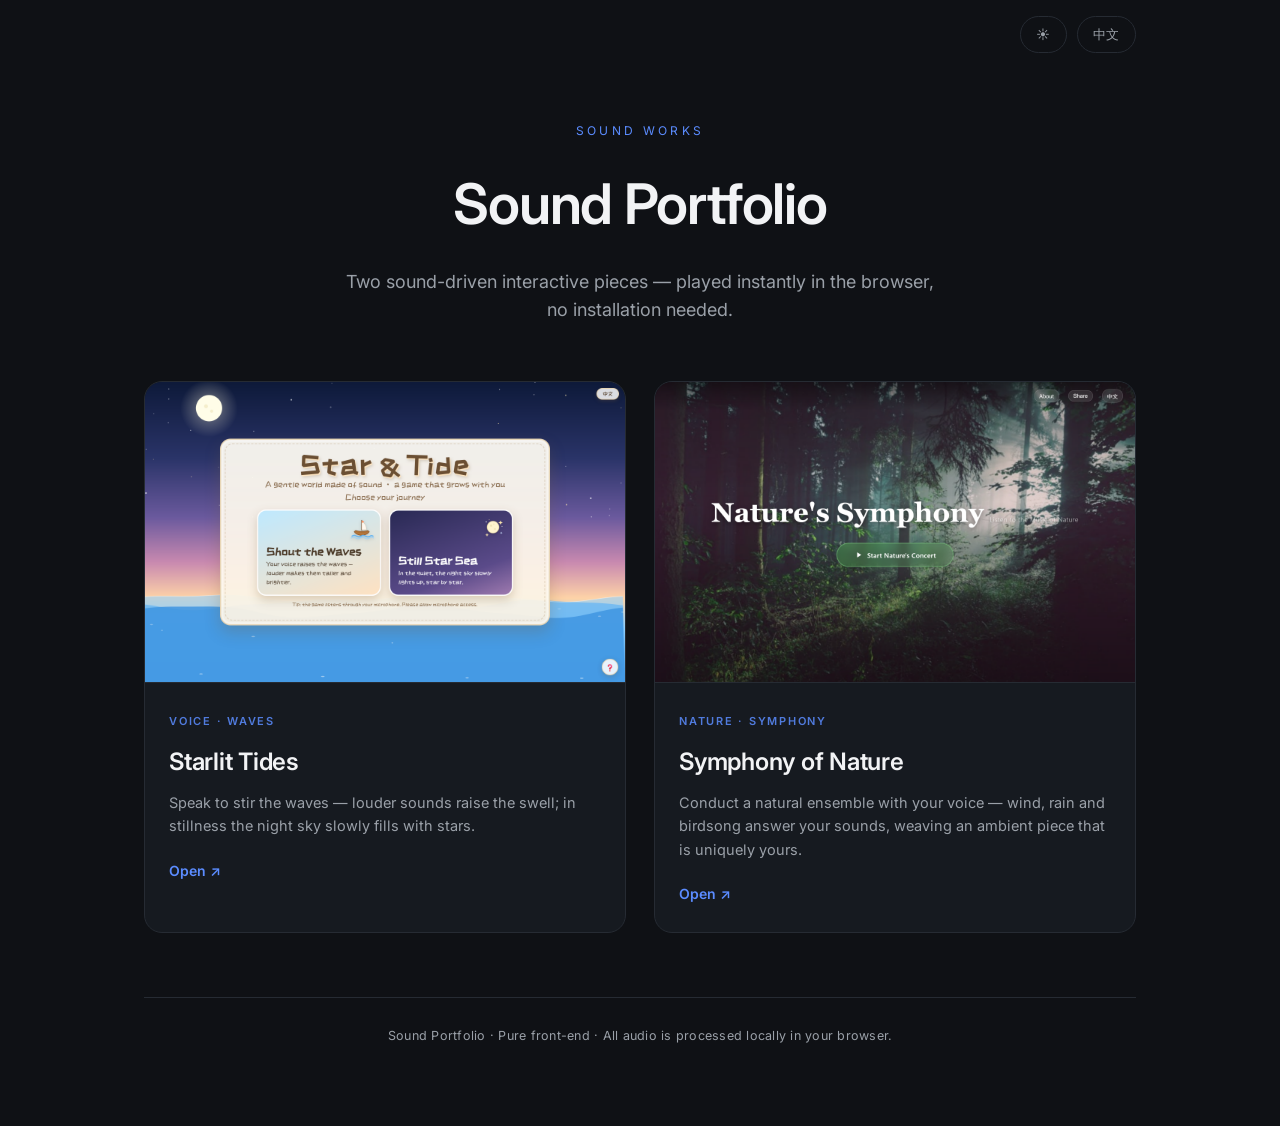
<file: index.html>
<!DOCTYPE html>
<html lang="en" data-theme="dark">
<head>
<meta charset="UTF-8" />
<meta name="viewport" content="width=device-width, initial-scale=1.0" />
<title>Sound Portfolio · Aural Works</title>
<link rel="preconnect" href="https://fonts.googleapis.com">
<link rel="preconnect" href="https://fonts.gstatic.com" crossorigin>
<link href="https://fonts.googleapis.com/css2?family=Inter:wght@400;500;600&display=swap" rel="stylesheet">
<style>
  :root{
    --bg:#0f1115; --panel:#161a20; --ink:#f2f3f5; --muted:#9aa0a8;
    --line:#262b33; --line-strong:#3a414b; --accent:#5b8cff; --soft:#1a1f27;
    --glow1:rgba(91,140,255,.10); --glow2:rgba(150,110,255,.10);
  }
  :root[data-theme="light"]{
    --bg:#e6ebf6; --panel:#ffffff; --ink:#16203a; --muted:#566077;
    --line:#dbe2f0; --line-strong:#c0cbe1; --accent:#3b6ef0; --soft:#e9eefb;
    --glow1:rgba(59,110,240,.38); --glow2:rgba(168,99,214,.34);
  }
  *{box-sizing:border-box;}
  html,body{margin:0;padding:0;}
  body{
    font-family:'Inter','Helvetica Neue','PingFang SC','Microsoft YaHei',system-ui,sans-serif;
    color:var(--ink); background:var(--bg);
    -webkit-font-smoothing:antialiased; line-height:1.6;
    transition:background-color .4s ease,color .4s ease;
  }
  /* soft ambient backdrop (light mode) */
  :root[data-theme="light"] body{
    background:
      radial-gradient(1100px 680px at 4% -14%, var(--glow1), transparent 56%),
      radial-gradient(1040px 680px at 100% -6%, var(--glow2), transparent 58%),
      linear-gradient(180deg,#f2f6fd 0%, #e6ebf6 100%);
  }
  /* decorative dots layer */
  :root[data-theme="light"] .wrap::before{
    content:""; position:fixed; inset:0; z-index:-1; pointer-events:none; opacity:1;
    background-image:radial-gradient(rgba(40,60,110,.11) 1px, transparent 1.4px);
    background-size:19px 19px;
  }
  a{color:inherit;text-decoration:none;}
  #bg{position:fixed;inset:0;z-index:0;pointer-events:none;}
  .wrap{position:relative;z-index:1;max-width:1040px;margin:0 auto;padding:0 24px 80px;}

  /* Top bar: theme + language toggles */
  .topbar{
    display:flex;justify-content:flex-end;gap:10px;
    padding:22px 24px 0;max-width:1040px;margin:0 auto;position:relative;z-index:2;
  }
  .tgl{
    font:inherit;font-size:13px;letter-spacing:.04em;color:var(--muted);
    background:transparent;border:1px solid var(--line);border-radius:999px;
    padding:7px 15px;cursor:pointer;transition:color .2s,border-color .2s;
    display:inline-flex;align-items:center;justify-content:center;min-width:40px;
  }
  .tgl:hover{color:var(--ink);border-color:var(--line-strong);}

  header{padding:64px 0 56px;text-align:center;}
  .kicker{
    display:inline-block;font-size:12px;letter-spacing:.28em;text-transform:uppercase;
    color:var(--accent);margin-bottom:20px;
  }
  :root[data-theme="light"] .kicker{
    padding:7px 18px;border-radius:999px;font-weight:700;
    background:linear-gradient(90deg,rgba(59,110,240,.16),rgba(168,99,214,.16));
    border:1px solid var(--line);
  }
  h1.title{font-size:clamp(34px,6vw,56px);font-weight:600;letter-spacing:-.02em;margin:0;}
  :root[data-theme="light"] h1.title{
    background:linear-gradient(90deg,#16203a 0%, #3b6ef0 52%, #a863d6 100%);
    -webkit-background-clip:text;background-clip:text;
    -webkit-text-fill-color:transparent;color:transparent;
  }
  .subtitle{
    font-size:clamp(15px,2.4vw,18px);color:var(--muted);margin:18px auto 0;
    max-width:600px;
  }

  .grid{display:grid;grid-template-columns:repeat(auto-fit,minmax(300px,1fr));gap:28px;}
  .card{
    display:flex;flex-direction:column;background:var(--panel);
    border:1px solid var(--line);border-radius:18px;overflow:hidden;
    transition:transform .35s cubic-bezier(.2,.8,.3,1),border-color .35s,box-shadow .35s,background-color .4s ease;
  }
  .card:hover{
    transform:translateY(-6px);border-color:var(--line-strong);
    box-shadow:0 18px 40px rgba(0,0,0,.18);
  }
  :root[data-theme="light"] .card{
    background:linear-gradient(180deg,#ffffff 0%, #eaf0ff 100%);
    border-color:var(--line);
    box-shadow:0 16px 40px rgba(30,50,90,.14);
  }
  :root[data-theme="light"] .card:hover{
    box-shadow:0 28px 60px rgba(30,50,90,.24);
    border-color:var(--accent);transform:translateY(-8px);
  }
  .card .art{aspect-ratio:16/10;display:block;background:var(--soft);overflow:hidden;}
  .card .art img{width:100%;height:100%;object-fit:cover;display:block;transition:transform .5s cubic-bezier(.2,.8,.3,1);}
  .card:hover .art img{transform:scale(1.04);}
  .card .body{padding:24px 24px 26px;border-top:1px solid var(--line);transition:border-color .4s ease;}
  .card .tag{
    display:inline-block;font-size:11px;letter-spacing:.16em;text-transform:uppercase;
    color:var(--accent);margin-bottom:12px;font-weight:600;opacity:.85;
  }
  .card h2{font-size:24px;font-weight:600;margin:0 0 10px;letter-spacing:-.01em;}
  .card p{font-size:14.5px;color:var(--muted);margin:0 0 20px;}
  .enter{
    display:inline-flex;align-items:center;gap:7px;font-size:14px;font-weight:600;
    color:var(--accent);transition:gap .2s;
  }
  .card:hover .enter{gap:11px;}

  footer{
    text-align:center;margin-top:64px;padding-top:28px;border-top:1px solid var(--line);
    font-size:12.5px;color:var(--muted);letter-spacing:.02em;transition:border-color .4s ease,color .4s ease;
  }

  /* ---------- responsive: tablet & mobile ---------- */
  @media (max-width:720px){
    .wrap{padding:0 18px 56px;}
    .topbar{padding:16px 18px 0;}
    header{padding:48px 0 40px;}
    .grid{grid-template-columns:1fr;gap:22px;}
    .card .body{padding:20px 20px 22px;}
    .card h2{font-size:22px;}
    footer{margin-top:48px;padding-left:10px;padding-right:10px;}
  }
  @media (max-width:380px){
    .wrap{padding:0 14px 48px;}
    .topbar{padding:14px 14px 0;}
    .tgl{padding:7px 13px;}
    header{padding:40px 0 32px;}
    .card .body{padding:18px;}
  }
  /* Touch devices: no hover lift, larger tap targets */
  @media (hover:none){
    .card:hover{transform:none;box-shadow:none;}
    :root[data-theme="light"] .card:hover{box-shadow:none;}
    .card:active{transform:scale(.99);}
    .tgl{padding:9px 17px;min-width:44px;}
  }
  /* Respect notches / safe areas */
  @supports (padding:env(safe-area-inset-top)){
    .topbar{padding-top:max(16px,env(safe-area-inset-top));}
    .wrap{padding-bottom:max(80px,calc(80px + env(safe-area-inset-bottom)));}
  }
</style>
</head>
<body>
  <canvas id="bg"></canvas>

  <div class="topbar">
    <button class="tgl" id="themeBtn" type="button" aria-label="Toggle theme">☀</button>
    <button class="tgl" id="langBtn" type="button" aria-label="Switch language">中文</button>
  </div>

  <div class="wrap">
    <header>
      <span class="kicker" data-i18n="kicker">SOUND WORKS</span>
      <h1 class="title" data-i18n="title">Sound Portfolio</h1>
      <p class="subtitle" data-i18n="subtitle">Two sound-driven interactive pieces — played instantly in the browser, no installation needed.</p>
    </header>

    <div class="grid">
      <!-- 作品一：星海潮汐 -->
      <a class="card" href="voice/index.html" target="_blank" rel="noopener">
        <span class="art">
          <img src="covers/voice.png" alt="Starlit Tides preview" loading="lazy">
        </span>
        <div class="body">
          <span class="tag" data-i18n="card1.tag">VOICE · WAVES</span>
          <h2 data-i18n="card1.title">Starlit Tides</h2>
          <p data-i18n="card1.desc">Speak to stir the waves — louder sounds raise the swell; in stillness the night sky slowly fills with stars.</p>
          <span class="enter" data-i18n="enter">Open ↗</span>
        </div>
      </a>

      <!-- 作品二：大自然的交响乐 -->
      <a class="card" href="nature/index.html" target="_blank" rel="noopener">
        <span class="art">
          <img src="covers/nature.png" alt="Symphony of Nature preview" loading="lazy">
        </span>
        <div class="body">
          <span class="tag" data-i18n="card2.tag">NATURE · SYMPHONY</span>
          <h2 data-i18n="card2.title">Symphony of Nature</h2>
          <p data-i18n="card2.desc">Conduct a natural ensemble with your voice — wind, rain and birdsong answer your sounds, weaving an ambient piece that is uniquely yours.</p>
          <span class="enter" data-i18n="enter">Open ↗</span>
        </div>
      </a>
    </div>

    <footer data-i18n="footer">Sound Portfolio · Pure front-end · All audio is processed locally in your browser.</footer>
  </div>

<script>
"use strict";
/* ---------- i18n ---------- */
const I18N = {
  en:{
    kicker:"SOUND WORKS",
    title:"Sound Portfolio",
    subtitle:"Two sound-driven interactive pieces — played instantly in the browser, no installation needed.",
    "card1.tag":"VOICE · WAVES", "card1.title":"Starlit Tides",
    "card1.desc":"Speak to stir the waves — louder sounds raise the swell; in stillness the night sky slowly fills with stars.",
    "card2.tag":"NATURE · SYMPHONY", "card2.title":"Symphony of Nature",
    "card2.desc":"Conduct a natural ensemble with your voice — wind, rain and birdsong answer your sounds, weaving an ambient piece that is uniquely yours.",
    enter:"Open ↗",
    footer:"Sound Portfolio · Pure front-end · All audio is processed locally in your browser.",
    btn:"中文"
  },
  zh:{
    kicker:"作品集",
    title:"声音作品集",
    subtitle:"两个以声音为交互核心的温柔小作品 —— 打开即玩，无需安装。",
    "card1.tag":"声音 · 潮汐", "card1.title":"星海潮汐",
    "card1.desc":"用声音唤起浪花，声音越大浪越高；或在安静中让夜空缓缓亮起，星星越来越多。",
    "card2.tag":"自然 · 交响", "card2.title":"大自然的交响乐",
    "card2.desc":"用声音指挥一场自然合奏：风声、雨声、鸟鸣随你的发声此起彼伏，谱写专属的环境乐章。",
    enter:"进入 →",
    footer:"声音作品集 · 纯前端实现 · 所有声音仅在本地浏览器处理",
    btn:"EN"
  }
};
const LKEY="skit-lang", TKEY="skit-theme";
const html=document.documentElement;
const langBtn=document.getElementById("langBtn");
const themeBtn=document.getElementById("themeBtn");

function applyLang(lang){
  const d=I18N[lang];
  document.querySelectorAll("[data-i18n]").forEach(el=>{
    const k=el.getAttribute("data-i18n");
    if(d[k]!=null) el.textContent=d[k];
  });
  langBtn.textContent=d.btn;
  html.setAttribute("lang",lang);
  try{localStorage.setItem(LKEY,lang);}catch(e){}
}
function applyTheme(theme){
  html.setAttribute("data-theme",theme);
  themeBtn.textContent = theme==="dark" ? "☀" : "☾";
  themeBtn.setAttribute("aria-label", theme==="dark" ? "Switch to light mode" : "Switch to dark mode");
  try{localStorage.setItem(TKEY,theme);}catch(e){}
  refreshDots();
}
langBtn.addEventListener("click",()=>{
  applyLang(html.getAttribute("lang")==="zh"?"en":"zh");
});
themeBtn.addEventListener("click",()=>{
  applyTheme(html.getAttribute("data-theme")==="dark"?"light":"dark");
});

/* initial state: theme default dark, lang default en */
let savedTheme="dark";
try{const t=localStorage.getItem(TKEY); if(t==="dark"||t==="light") savedTheme=t;}catch(e){}
let savedLang="en";
try{const l=localStorage.getItem(LKEY); if(l==="zh"||l==="en") savedLang=l;}catch(e){}
applyTheme(savedTheme);
applyLang(savedLang);

/* ---------- subtle background animation ---------- */
const cv=document.getElementById("bg"), cx=cv.getContext("2d");
let W,H,DPR,dots=[],dotColor="rgba(255,255,255,.05)";
function refreshDots(){
  dotColor = html.getAttribute("data-theme")==="dark"
    ? "rgba(255,255,255,.05)" : "rgba(0,0,0,.04)";
}
function resize(){
  DPR=Math.min(2,window.devicePixelRatio||1);
  W=window.innerWidth; H=window.innerHeight;
  cv.width=Math.round(W*DPR); cv.height=Math.round(H*DPR);
  cv.style.width=W+"px"; cv.style.height=H+"px";
  cx.setTransform(DPR,0,0,DPR,0,0);
  const n=Math.min(48,Math.floor(W*H/26000));
  dots=[];
  for(let i=0;i<n;i++){
    dots.push({
      x:Math.random()*W, y:Math.random()*H,
      r:Math.random()*1.3+0.4,
      vx:(Math.random()-0.5)*0.12, vy:(Math.random()-0.5)*0.12,
      a:Math.random()*0.5+0.3
    });
  }
}
window.addEventListener("resize",resize); resize();
function tick(){
  cx.clearRect(0,0,W,H);
  for(const d of dots){
    d.x+=d.vx; d.y+=d.vy;
    if(d.x<-5)d.x=W+5; if(d.x>W+5)d.x=-5;
    if(d.y<-5)d.y=H+5; if(d.y>H+5)d.y=-5;
    cx.globalAlpha=d.a; cx.fillStyle=dotColor;
    cx.beginPath(); cx.arc(d.x,d.y,d.r,0,6.2832); cx.fill();
  }
  cx.globalAlpha=1;
  requestAnimationFrame(tick);
}
requestAnimationFrame(tick);
</script>
</body>
</html>
</file>
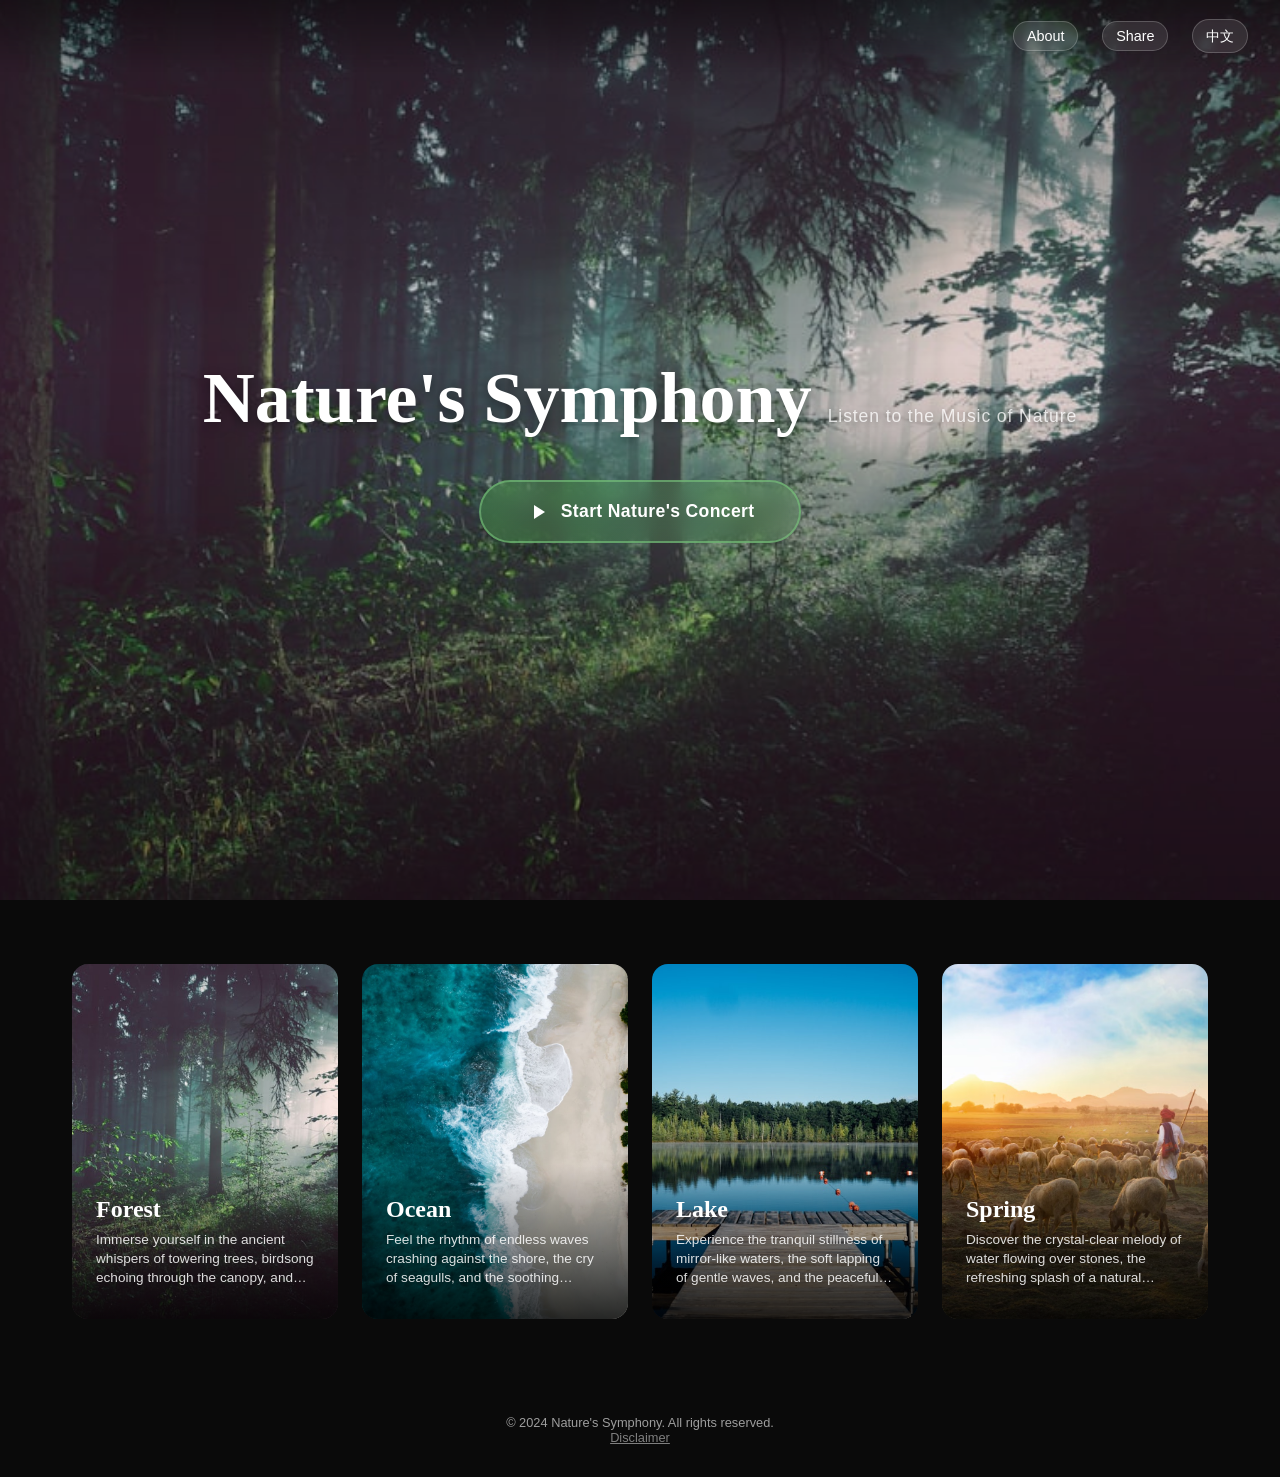
<file: nature/index.html>
<!DOCTYPE html>
<html lang="en">
<head>
  <meta charset="UTF-8">
  <meta name="viewport" content="width=device-width, initial-scale=1.0">
  <title>Nature's Symphony</title>
  <meta name="description" content="Listen to the Music of Nature - An immersive audio-visual experience">
  <link rel="stylesheet" href="css/style.css">
</head>
<body data-page="home">

  <!-- Background Slideshow -->
  <div class="bg-slideshow" id="bg-slideshow"></div>
  <div class="bg-overlay"></div>

  <!-- Navigation -->
  <nav class="nav">
    <div class="nav-links">
      <a href="about.html" data-i18n="nav_about">About</a>
      <button data-share data-i18n="nav_share">Share</button>
      <button id="lang-switch">中文</button>
    </div>
  </nav>

  <!-- Hero Section -->
  <section class="hero">
    <div class="hero-title-row">
      <h1 class="hero-title" data-i18n="site_title">Nature's Symphony</h1>
      <span class="hero-subtitle" data-i18n="site_subtitle">Listen to the Music of Nature</span>
    </div>
    <a href="#" class="btn-concert" id="btn-concert">
      <svg viewBox="0 0 24 24" fill="currentColor"><path d="M8 5v14l11-7z"/></svg>
      <span data-i18n="btn_start_concert">Start Nature's Concert</span>
    </a>
  </section>

  <!-- Theme Cards -->
  <section class="themes-section">
    <div class="themes-grid">
      <!-- Forest -->
      <a href="theme.html?theme=forest" class="theme-card">
        <img src="theme/home/forest.jpg" alt="Forest" loading="lazy">
        <div class="theme-card-overlay">
          <h3 class="theme-card-title" data-i18n="theme_forest">Forest</h3>
          <p class="theme-card-desc" data-i18n="theme_forest_desc">Immerse yourself in the ancient whispers of towering trees.</p>
        </div>
      </a>

      <!-- Ocean -->
      <a href="theme.html?theme=ocean" class="theme-card">
        <img src="theme/home/ocean.jpg" alt="Ocean" loading="lazy">
        <div class="theme-card-overlay">
          <h3 class="theme-card-title" data-i18n="theme_ocean">Ocean</h3>
          <p class="theme-card-desc" data-i18n="theme_ocean_desc">Feel the rhythm of endless waves crashing against the shore.</p>
        </div>
      </a>

      <!-- Lake -->
      <a href="theme.html?theme=lake" class="theme-card">
        <img src="theme/home/lake.jpg" alt="Lake" loading="lazy">
        <div class="theme-card-overlay">
          <h3 class="theme-card-title" data-i18n="theme_lake">Lake</h3>
          <p class="theme-card-desc" data-i18n="theme_lake_desc">Experience the tranquil stillness of mirror-like waters.</p>
        </div>
      </a>

      <!-- Spring -->
      <a href="theme.html?theme=spring" class="theme-card">
        <img src="theme/home/spring.jpg" alt="Spring" loading="lazy">
        <div class="theme-card-overlay">
          <h3 class="theme-card-title" data-i18n="theme_spring">Spring</h3>
          <p class="theme-card-desc" data-i18n="theme_spring_desc">Discover the crystal-clear melody of water flowing over stones.</p>
        </div>
      </a>
    </div>
  </section>

  <!-- Footer -->
  <footer class="footer">
    <p>&copy; 2024 Nature's Symphony. All rights reserved.</p>
    <p><a href="about.html#disclaimer" style="color:inherit;opacity:0.8;" data-i18n="disclaimer_title">Disclaimer</a></p>
  </footer>

  <!-- Share Modal -->
  <div class="share-modal" id="share-modal">
    <div class="share-content">
      <div class="share-header">
        <h3 data-i18n="share_title">Share this page</h3>
        <button class="share-close" id="share-close">&times;</button>
      </div>
      <!-- Link Copy -->
      <div class="share-link-area">
        <input type="text" class="share-url" id="share-url" readonly>
        <button class="share-copy-btn" id="share-copy" data-i18n="share_copy_link">Copy</button>
      </div>
      <!-- Social Platforms -->
      <div class="share-platforms">
        <button class="platform-btn" data-platform="twitter">
          <svg viewBox="0 0 24 24"><path d="M18.244 2.25h3.308l-7.227 8.26 8.502 11.24H16.17l-5.214-6.817L4.99 21.75H1.68l7.73-8.835L1.254 2.25H8.08l4.713 6.231zm-1.161 17.52h1.833L7.084 4.126H5.117z"/></svg>
          <span>Twitter / X</span>
        </button>
        <button class="platform-btn" data-platform="facebook">
          <svg viewBox="0 0 24 24"><path d="M24 12.073c0-6.627-5.373-12-12-12s-12 5.373-12 12c0 5.99 4.388 10.954 10.125 11.854v-8.385H7.078v-3.47h3.047V9.43c0-3.007 1.792-4.669 4.533-4.669 1.312 0 2.686.235 2.686.235v2.953H15.83c-1.491 0-1.956.925-1.956 1.874v2.25h3.328l-.532 3.47h-2.796v8.385C19.612 23.027 24 18.062 24 12.073z"/></svg>
          <span>Facebook</span>
        </button>
        <button class="platform-btn" data-platform="github">
          <svg viewBox="0 0 24 24"><path d="M12 .297c-6.63 0-12 5.373-12 12 0 5.303 3.438 9.8 8.205 11.385.6.113.82-.258.82-.577 0-.285-.01-1.04-.015-2.04-3.338.724-4.042-1.61-4.042-1.61C4.422 18.07 3.633 17.7 3.633 17.7c-1.087-.744.084-.729.084-.729 1.205.084 1.838 1.236 1.838 1.236 1.07 1.835 2.809 1.305 3.495.998.108-.776.417-1.305.76-1.605-2.665-.3-5.466-1.332-5.466-5.93 0-1.31.465-2.38 1.235-3.22-.135-.303-.54-1.523.105-3.176 0 0 1.005-.322 3.3 1.23.96-.267 1.98-.399 3-.405 1.02.006 2.04.138 3 .405 2.28-1.552 3.285-1.23 3.285-1.23.645 1.653.24 2.873.12 3.176.765.84 1.23 1.91 1.23 3.22 0 4.61-2.805 5.625-5.475 5.92.42.36.81 1.096.81 2.22 0 1.606-.015 2.896-.015 3.286 0 .315.21.69.825.57C20.565 22.092 24 17.592 24 12.297c0-6.627-5.373-12-12-12"/></svg>
          <span>GitHub</span>
        </button>
        <button class="platform-btn" data-platform="telegram">
          <svg viewBox="0 0 24 24"><path d="M11.944 0A12 12 0 0 0 0 12a12 12 0 0 0 12 12 12 12 0 0 0 12-12A12 12 0 0 0 12 0a12 12 0 0 0-.056 0zm4.962 7.224c.1-.002.321.023.465.14a.506.506 0 0 1 .171.325c.016.093.036.306.02.472-.18 1.898-.962 6.502-1.36 8.627-.168.9-.499 1.201-.82 1.23-.696.065-1.225-.46-1.9-.902-1.056-.693-1.653-1.124-2.678-1.8-1.185-.78-.417-1.21.258-1.91.177-.184 3.247-2.977 3.307-3.23.007-.032.014-.15-.056-.212s-.174-.041-.249-.024c-.106.024-1.793 1.14-5.061 3.345-.48.33-.913.49-1.302.48-.428-.008-1.252-.241-1.865-.44-.752-.245-1.349-.374-1.297-.789.027-.216.325-.437.893-.663 3.498-1.524 5.83-2.529 6.998-3.014 3.332-1.386 4.025-1.627 4.476-1.635z"/></svg>
          <span>Telegram</span>
        </button>
        <button class="platform-btn" data-platform="whatsapp">
          <svg viewBox="0 0 24 24"><path d="M17.472 14.382c-.297-.149-1.758-.867-2.03-.967-.273-.099-.471-.148-.67.15-.197.297-.767.966-.94 1.164-.173.199-.347.223-.644.075-.297-.15-1.255-.463-2.39-1.475-.883-.788-1.48-1.761-1.653-2.059-.173-.297-.018-.458.13-.606.134-.133.298-.347.446-.52.149-.174.198-.298.298-.497.099-.198.05-.371-.025-.52-.075-.149-.669-1.612-.916-2.207-.242-.579-.487-.5-.669-.51-.173-.008-.371-.01-.57-.01-.198 0-.52.074-.792.372-.272.297-1.04 1.016-1.04 2.479 0 1.462 1.065 2.875 1.213 3.074.149.198 2.096 3.2 5.077 4.487.709.306 1.262.489 1.694.625.712.227 1.36.195 1.871.118.571-.085 1.758-.719 2.006-1.413.248-.694.248-1.289.173-1.413-.074-.124-.272-.198-.57-.347m-5.421 7.403h-.004a9.87 9.87 0 0 1-5.031-1.378l-.361-.214-3.741.982.998-3.648-.235-.374a9.86 9.86 0 0 1-1.51-5.26c.001-5.45 4.436-9.884 9.888-9.884 2.64 0 5.122 1.03 6.988 2.898a9.825 9.825 0 0 1 2.893 6.994c-.003 5.45-4.437 9.884-9.885 9.884m8.413-18.297A11.815 11.815 0 0 0 12.05 0C5.495 0 .16 5.335.157 11.892c0 2.096.547 4.142 1.588 5.945L.057 24l6.305-1.654a11.882 11.882 0 0 0 5.683 1.448h.005c6.554 0 11.89-5.335 11.893-11.893a11.821 11.821 0 0 0-3.48-8.413z"/></svg>
          <span>WhatsApp</span>
        </button>
        <button class="platform-btn" data-platform="linkedin">
          <svg viewBox="0 0 24 24"><path d="M20.447 20.452h-3.554v-5.569c0-1.328-.027-3.037-1.852-3.037-1.853 0-2.136 1.445-2.136 2.939v5.667H9.351V9h3.414v1.561h.046c.477-.9 1.637-1.85 3.37-1.85 3.601 0 4.267 2.37 4.267 5.455v6.286zM5.337 7.433c-1.144 0-2.063-.926-2.063-2.065 0-1.138.92-2.063 2.063-2.063 1.14 0 2.064.925 2.064 2.063 0 1.139-.925 2.065-2.064 2.065zm1.782 13.019H3.555V9h3.564v11.452zM22.225 0H1.771C.792 0 0 .774 0 1.729v20.542C0 23.227.792 24 1.771 24h20.451C23.2 24 24 23.227 24 22.271V1.729C24 .774 23.2 0 22.222 0h.003z"/></svg>
          <span>LinkedIn</span>
        </button>
        <button class="platform-btn" data-platform="reddit">
          <svg viewBox="0 0 24 24"><path d="M12 0A12 12 0 0 0 0 12a12 12 0 0 0 12 12 12 12 0 0 0 12-12A12 12 0 0 0 12 0zm5.01 4.744c.688 0 1.25.561 1.25 1.249a1.25 1.25 0 0 1-2.498.056l-2.597-.547-.8 3.747c1.824.07 3.48.632 4.674 1.488.308-.309.73-.491 1.207-.491.968 0 1.754.786 1.754 1.754 0 .716-.435 1.333-1.01 1.614a3.111 3.111 0 0 1 .042.52c0 2.694-3.13 4.87-7.004 4.87-3.874 0-7.004-2.176-7.004-4.87 0-.183.015-.366.043-.534A1.748 1.748 0 0 1 4.028 12c0-.968.786-1.754 1.754-1.754.463 0 .898.196 1.207.49 1.207-.883 2.878-1.43 4.744-1.487l.885-4.182a.342.342 0 0 1 .14-.197.35.35 0 0 1 .238-.042l2.906.617a1.214 1.214 0 0 1 1.108-.701zM9.25 12C8.561 12 8 12.562 8 13.25c0 .687.561 1.248 1.25 1.248.687 0 1.248-.561 1.248-1.249 0-.688-.561-1.249-1.249-1.249zm5.5 0c-.687 0-1.248.561-1.248 1.25 0 .687.561 1.248 1.249 1.248.688 0 1.249-.561 1.249-1.249 0-.687-.562-1.249-1.25-1.249zm-5.466 3.99a.327.327 0 0 0-.231.094.33.33 0 0 0 0 .463c.842.842 2.484.913 2.961.913.477 0 2.105-.056 2.961-.913a.361.361 0 0 0 .029-.463.33.33 0 0 0-.464 0c-.547.533-1.684.73-2.512.73-.828 0-1.979-.196-2.512-.73a.326.326 0 0 0-.232-.095z"/></svg>
          <span>Reddit</span>
        </button>
        <button class="platform-btn" data-platform="weibo">
          <svg viewBox="0 0 24 24"><path d="M10.098 20.323c-3.977.391-7.414-1.406-7.672-4.02-.259-2.609 2.759-5.047 6.74-5.441 3.979-.394 7.413 1.404 7.671 4.018.259 2.6-2.759 5.049-6.737 5.439l-.002.004zM9.05 17.219c-.384.616-1.208.884-1.829.602-.612-.279-.793-.991-.406-1.593.379-.595 1.176-.861 1.793-.601.622.263.82.972.442 1.592zm1.27-1.627c-.141.237-.449.353-.689.253-.236-.09-.312-.361-.177-.586.138-.227.436-.346.672-.24.239.09.315.36.18.601l.014-.028zm.176-2.719c-1.893-.493-4.033.45-4.857 2.118-.836 1.704-.026 3.591 1.886 4.21 1.983.64 4.318-.341 5.132-2.145.8-1.752-.145-3.658-2.161-4.183zm7.563-1.224c-.346-.105-.57-.18-.405-.615.375-.977.42-1.804 0-2.404-.781-1.112-2.915-1.053-5.364-.03 0 0-.766.331-.571-.271.376-1.217.315-2.224-.27-2.809-1.338-1.337-4.869.045-7.888 3.08C1.309 10.87 0 13.273 0 15.348c0 3.981 5.099 6.395 10.086 6.395 6.536 0 10.888-3.801 10.888-6.82 0-1.822-1.547-2.854-2.915-3.284v.01zm1.886-5.892c-1.087-1.213-2.686-1.684-4.209-1.44l-.013.002c-.371.063-.617.41-.554.782.063.372.41.618.782.554 1.106-.177 2.269.164 3.06 1.044.789.881 1.05 2.068.803 3.149-.075.364.157.727.527.801.355.075.72-.157.801-.527.342-1.492-.015-3.139-1.197-4.365v.004zm2.418-2.195C20.641 1.544 18.119.793 15.783 1.168l-.014.003c-.466.079-.779.516-.7.982.078.466.515.779.982.7 1.728-.278 3.596.278 4.903 1.742 1.306 1.464 1.699 3.379 1.285 5.067-.109.456.172.914.629 1.024.458.109.914-.172 1.024-.629h.002c.561-2.278.032-4.88-1.732-6.618l.001.003z"/></svg>
          <span data-i18n="share_weibo">Weibo</span>
        </button>
        <button class="platform-btn" data-platform="email">
          <svg viewBox="0 0 24 24"><path d="M1.5 8.67v8.58a3 3 0 0 0 3 3h15a3 3 0 0 0 3-3V8.67l-8.928 5.493a3 3 0 0 1-3.144 0L1.5 8.67z"/><path d="M22.5 6.908V6.75a3 3 0 0 0-3-3h-15a3 3 0 0 0-3 3v.158l9.714 5.978a1.5 1.5 0 0 0 1.572 0L22.5 6.908z"/></svg>
          <span data-i18n="share_email">Email</span>
        </button>
      </div>
    </div>
  </div>

  <!-- Scripts -->
  <script src="data/conf.js"></script>
  <script src="data/i18n-data.js"></script>
  <script src="js/i18n.js"></script>
  <script src="js/player.js"></script>
  <script src="js/share.js"></script>
  <script src="js/main.js"></script>
</body>
</html>
</file>
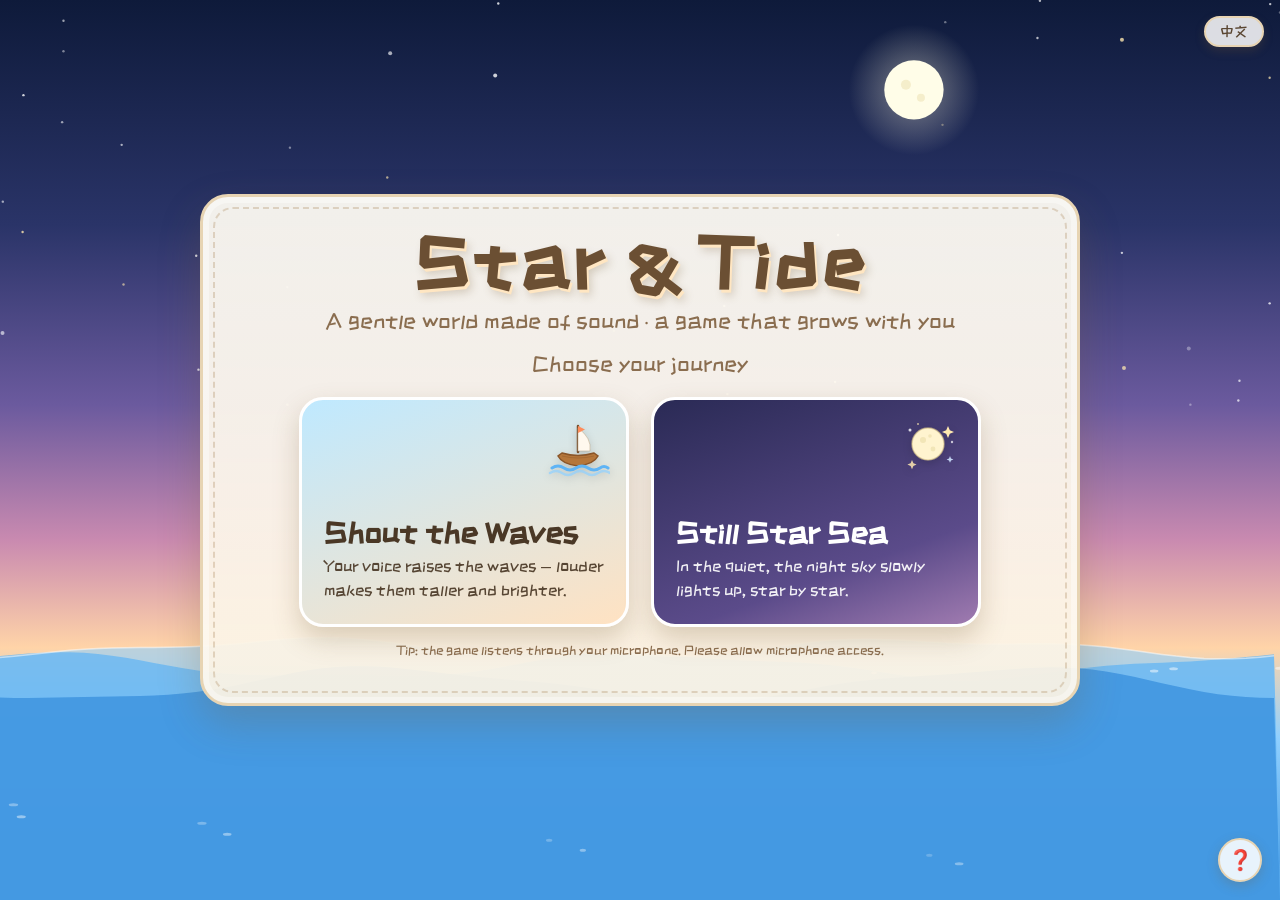
<file: voice/index.html>
<!DOCTYPE html>
<html lang="zh">
<head>
<meta charset="UTF-8" />
<meta name="viewport" content="width=device-width, initial-scale=1.0, maximum-scale=1.0, user-scalable=no" />
<title>星海潮汐 · 声音里的温柔世界</title>
<link rel="preconnect" href="https://fonts.googleapis.com">
<link href="https://fonts.googleapis.com/css2?family=ZCOOL+KuaiLe&family=Baloo+2:wght@500;700&display=swap" rel="stylesheet">
<style>
  :root{
    --paper:#fbf3e4; --ink:#5a4632; --soft:#8a6d4f;
    --accent:#ff9bb3; --accent2:#7fc7ff; --gold:#ffd27a; --shadow:rgba(120,90,50,.25);
  }
  *{box-sizing:border-box;-webkit-tap-highlight-color:transparent;}
  html,body{margin:0;padding:0;height:100%;overflow:hidden;}
  body{font-family:'ZCOOL KuaiLe','Baloo 2','STKaiti','KaiTi','Comic Sans MS',cursive,sans-serif;color:var(--ink);background:var(--paper);user-select:none;}
  #game{position:fixed;inset:0;width:100%;height:100%;display:block;z-index:1;}
  .overlay{position:fixed;inset:0;z-index:10;display:flex;align-items:center;justify-content:center;flex-direction:column;padding:24px;text-align:center;}
  .hidden{display:none !important;}
  .panel{background:linear-gradient(180deg,rgba(255,252,244,.94),rgba(251,243,228,.94));border:3px solid #e7d4b3;border-radius:28px;box-shadow:0 18px 40px var(--shadow), inset 0 0 0 6px rgba(255,255,255,.35);padding:30px 34px;max-width:880px;width:100%;position:relative;}
  .panel::after{content:"";position:absolute;inset:10px;border-radius:20px;border:2px dashed rgba(180,150,110,.35);pointer-events:none;}
  h1.title{font-size:clamp(38px,7vw,72px);margin:0 0 6px;color:#6b4f33;letter-spacing:4px;text-shadow:2px 3px 0 #ffe6c2, 4px 6px 8px var(--shadow);}
  .subtitle{font-size:clamp(16px,2.6vw,22px);color:var(--soft);margin:0 0 22px;}
  .cards{display:flex;gap:22px;flex-wrap:wrap;justify-content:center;}
  .theme-card{flex:1 1 280px;max-width:330px;min-height:230px;border-radius:24px;cursor:pointer;position:relative;overflow:hidden;border:3px solid #fff;box-shadow:0 12px 26px var(--shadow);transition:transform .35s cubic-bezier(.2,.9,.3,1.4), box-shadow .35s;padding:22px;color:#4a3826;display:flex;flex-direction:column;justify-content:flex-end;text-align:left;}
  .theme-card:hover{transform:translateY(-10px) rotate(-1deg);box-shadow:0 22px 40px var(--shadow);}
  .theme-card.wave{background:linear-gradient(160deg,#bfe9ff,#ffe2c2);}
  .theme-card.star{background:linear-gradient(160deg,#2a2a55,#5b4b8a 70%,#a07bb0);color:#fff;}
  .theme-card .emoji{position:absolute;top:14px;right:16px;width:64px;height:64px;filter:drop-shadow(0 3px 4px rgba(0,0,0,.15));}
  .theme-card h2{font-size:30px;margin:0 0 6px;}
  .theme-card p{font-size:16px;margin:0;opacity:.92;line-height:1.5;}
  .btn{font-family:inherit;cursor:pointer;border:none;border-radius:999px;padding:12px 26px;font-size:18px;color:#fff;background:linear-gradient(180deg,#ffb06b,#ff8fae);box-shadow:0 8px 18px rgba(255,140,150,.4), inset 0 2px 0 rgba(255,255,255,.5);transition:transform .2s, filter .2s;letter-spacing:1px;}
  .btn:hover{transform:scale(1.06);filter:brightness(1.05);}
  .btn:active{transform:scale(.97);}
  .btn.ghost{background:linear-gradient(180deg,#cdeaff,#a9d8ff);color:#3a5a78;box-shadow:0 8px 18px rgba(120,180,230,.4);}
  .btn.gold{background:linear-gradient(180deg,#ffe08a,#ffbf57);color:#7a5a20;}
  .btn.small{padding:8px 16px;font-size:15px;}
  .lang-pill{position:fixed;top:16px;right:16px;z-index:30;background:rgba(255,255,255,.85);border:2px solid #e7d4b3;border-radius:999px;padding:6px 14px;cursor:pointer;font-size:15px;color:var(--ink);box-shadow:0 4px 10px var(--shadow);}
  #hud .topbar{position:fixed;top:0;left:0;right:0;z-index:12;display:flex;justify-content:space-between;align-items:flex-start;padding:14px 18px;pointer-events:none;}
  #hud .topbar > *{pointer-events:auto;}
  .level-tag{background:rgba(255,252,244,.9);border:2px solid #e7d4b3;border-radius:18px;padding:8px 16px;box-shadow:0 6px 14px var(--shadow);text-align:left;line-height:1.3;}
  .level-tag .lname{font-size:20px;color:#6b4f33;}
  .level-tag .lsub{font-size:13px;color:var(--soft);}
  .timer-box{background:rgba(255,252,244,.9);border:2px solid #e7d4b3;border-radius:18px;padding:8px 18px;box-shadow:0 6px 14px var(--shadow);text-align:center;min-width:110px;}
  .timer-box .tnum{font-size:30px;color:#d2691e;line-height:1;}
  .timer-box .tlabel{font-size:12px;color:var(--soft);}
  .hud-tools{display:flex;gap:8px;}
  #hud .dock{position:fixed;left:0;right:0;bottom:0;z-index:12;display:flex;justify-content:center;align-items:flex-end;gap:18px;padding:14px 18px 18px;flex-wrap:wrap;}
  .meter-wrap{background:rgba(255,252,244,.92);border:2px solid #e7d4b3;border-radius:20px;padding:10px 14px;box-shadow:0 8px 18px var(--shadow);display:flex;gap:14px;align-items:center;}
  #meter{display:block;border-radius:10px;}
  .meter-info{text-align:left;font-size:13px;color:var(--soft);line-height:1.4;min-width:96px;}
  .meter-info b{color:#d2691e;font-size:18px;}
  .progress-wrap{background:rgba(255,252,244,.92);border:2px solid #e7d4b3;border-radius:20px;padding:10px 16px;box-shadow:0 8px 18px var(--shadow);min-width:240px;}
  .progress-wrap .plabel{font-size:13px;color:var(--soft);display:flex;justify-content:space-between;}
  .pbar{height:16px;background:#eadfca;border-radius:999px;overflow:hidden;margin-top:6px;position:relative;}
  .pbar .fill{height:100%;width:0%;border-radius:999px;background:linear-gradient(90deg,#7fc7ff,#ffd27a,#ff9bb3);transition:width .25s;}
  .pticks{position:absolute;top:0;bottom:0;width:2px;background:rgba(120,90,50,.5);}
  .pticks.t60{left:60%;} .pticks.t80{left:80%;} .pticks.t100{left:100%;}
  .enc-box{background:rgba(255,252,244,.95);border:2px solid #e7d4b3;border-radius:20px;padding:10px 18px;box-shadow:0 8px 18px var(--shadow);max-width:360px;font-size:17px;color:#6b4f33;min-height:24px;display:flex;align-items:center;transition:opacity .4s;}
  .center-stage{position:fixed;inset:0;z-index:15;display:flex;align-items:center;justify-content:center;flex-direction:column;pointer-events:none;}
  .start-card{pointer-events:auto;}
  .count-num{font-size:clamp(90px,22vw,200px);color:#fff;text-shadow:0 6px 16px rgba(0,0,0,.3);animation:pop .9s ease;}
  @keyframes pop{0%{transform:scale(.3);opacity:0;}40%{transform:scale(1.1);opacity:1;}100%{transform:scale(1);opacity:.9;}}
  .result-stars{font-size:38px;margin:8px 0 12px;letter-spacing:6px;color:#f5a623;text-shadow:0 2px 6px rgba(245,166,35,.3);}
  .result-enc{font-size:20px;color:#6b4f33;line-height:1.6;margin:8px 0 18px;white-space:pre-line;}
  .result-btns{display:flex;gap:14px;justify-content:center;flex-wrap:wrap;}
  .note{font-size:13px;color:var(--soft);margin-top:14px;line-height:1.5;}
  .fade{animation:fadein .6s ease;}
  @keyframes fadein{from{opacity:0;transform:translateY(10px);}to{opacity:1;transform:none;}}
  .mic-hint{font-size:16px;color:var(--soft);margin:10px 0;}
  .info-btn{position:fixed;bottom:18px;right:18px;z-index:30;width:44px;height:44px;border-radius:50%;border:2px solid #e7d4b3;background:rgba(255,255,255,.88);box-shadow:0 4px 12px var(--shadow);cursor:pointer;font-size:20px;display:flex;align-items:center;justify-content:center;transition:transform .2s;}
  .info-btn:hover{transform:scale(1.1);}
  .info-modal{position:fixed;inset:0;z-index:50;display:flex;align-items:center;justify-content:center;background:rgba(30,20,10,.45);padding:20px;}
  .info-panel{background:linear-gradient(180deg,rgba(255,252,244,.97),rgba(251,243,228,.97));border:3px solid #e7d4b3;border-radius:24px;box-shadow:0 18px 40px var(--shadow);padding:28px 30px;max-width:520px;width:100%;max-height:80vh;overflow-y:auto;position:relative;text-align:left;line-height:1.7;font-size:15px;color:#5a4632;}
  .info-panel h2{font-size:24px;color:#6b4f33;margin:0 0 14px;text-align:center;}
  .info-panel h3{font-size:17px;color:#6b4f33;margin:16px 0 6px;}
  .info-panel p{margin:6px 0;}
  .info-close{position:absolute;top:12px;right:16px;font-size:22px;cursor:pointer;color:var(--soft);background:none;border:none;line-height:1;}
  .info-close:hover{color:#d2691e;}
</style>
</head>
<body>
  <canvas id="game"></canvas>
  <div class="lang-pill" id="langPill">EN</div>
  <button class="info-btn" id="btnInfo" title="说明">❓</button>

  <div class="info-modal hidden" id="infoModal">
    <div class="info-panel">
      <button class="info-close" id="btnInfoClose">✕</button>
      <h2 id="infoTitle">游戏说明</h2>
      <div id="infoBody"></div>
    </div>
  </div>

  <div class="overlay" id="home">
    <div class="panel fade">
      <h1 class="title" data-i18n="title">星海潮汐</h1>
      <p class="subtitle" data-i18n="subtitle">声音里的温柔世界 · 一个用声音陪伴成长的小游戏</p>
      <p class="subtitle" style="margin-top:-10px" data-i18n="chooseTheme">请选择你的旅程</p>
      <div class="cards">
        <div class="theme-card wave" data-theme="wave">
          <div class="emoji"><svg viewBox="0 0 64 64" width="64" height="64"><path d="M12 42 Q16 50 32 52 Q48 50 52 42 L48 39 Q32 44 16 39 Z" fill="#b5763a" stroke="#8a5528" stroke-width="1.5"/><path d="M16 42 Q32 46 48 42" fill="none" stroke="rgba(138,85,40,.4)" stroke-width="1"/><line x1="32" y1="38" x2="32" y2="12" stroke="#7a5230" stroke-width="2.5" stroke-linecap="round"/><path d="M32 14 Q46 24 44 37 L32 37 Z" fill="#fff8ee" stroke="rgba(180,160,130,.5)" stroke-width="1"/><path d="M32 12 L39 15.5 L32 19 Z" fill="#ff8c5a"/><path d="M6 54 Q12 50 18 54 Q24 58 30 54 Q36 50 42 54 Q48 58 54 54 Q58 51 62 54" fill="none" stroke="#5fb4f5" stroke-width="3" stroke-linecap="round"/><path d="M4 59 Q10 55 16 59 Q22 63 28 59 Q34 55 40 59 Q46 63 52 59 Q58 55 64 59" fill="none" stroke="#8fd0ff" stroke-width="2.5" stroke-linecap="round" opacity=".7"/></svg></div>
          <h2 data-i18n="themeWaveName">呐喊逐浪</h2>
          <p data-i18n="themeWaveDesc">用声音唤起浪花，声音越大，浪越高、越灿烂。</p>
        </div>
        <div class="theme-card star" data-theme="star">
          <div class="emoji"><svg viewBox="0 0 64 64" width="64" height="64"><circle cx="30" cy="30" r="16" fill="#fff4cf" stroke="rgba(220,200,140,.6)" stroke-width="1.5"/><circle cx="25" cy="26" r="3" fill="rgba(230,215,160,.5)"/><circle cx="35" cy="35" r="2.4" fill="rgba(230,215,160,.5)"/><circle cx="32" cy="22" r="1.8" fill="rgba(230,215,160,.5)"/><path d="M50 12 l1.8 4.2 4.2 1.8 -4.2 1.8 -1.8 4.2 -1.8 -4.2 -4.2 -1.8 4.2 -1.8 Z" fill="#ffe9b0"/><path d="M14 46 l1.4 3.2 3.2 1.4 -3.2 1.4 -1.4 3.2 -1.4 -3.2 -3.2 -1.4 3.2 -1.4 Z" fill="#ffe9b0" opacity=".85"/><path d="M52 42 l1 2.4 2.4 1 -2.4 1 -1 2.4 -1 -2.4 -2.4 -1 2.4 -1 Z" fill="#cfe3ff" opacity=".9"/><circle cx="12" cy="16" r="1.5" fill="#fff" opacity=".8"/><circle cx="54" cy="28" r="1.2" fill="#fff" opacity=".7"/><circle cx="20" cy="10" r="1" fill="#ffe9b0" opacity=".7"/></svg></div>
          <h2 data-i18n="themeStarName">静观星海</h2>
          <p data-i18n="themeStarDesc">在安静中，让夜空缓缓亮起，星星越来越多。</p>
        </div>
      </div>
      <p class="note" data-i18n="homeNote">小贴士：游戏需要麦克风来聆听你的声音，请允许使用麦克风。</p>
    </div>
  </div>

  <div class="overlay hidden" id="hud">
    <div class="topbar">
      <div style="display:flex;gap:10px;align-items:flex-start;">
        <button class="btn ghost small" id="btnHome" title="返回首页" data-i18n-title="btnHomeTitle">🏠</button>
        <div class="level-tag">
          <div class="lname" id="hudLevelName">—</div>
          <div class="lsub" id="hudLevelSub">—</div>
        </div>
      </div>
      <div style="display:flex;gap:10px;align-items:flex-start;">
        <div class="timer-box">
          <div class="tnum" id="hudTimer">--</div>
          <div class="tlabel" id="hudTimerLabel">--</div>
        </div>
        <div class="hud-tools">
          <button class="btn ghost small" id="btnSound">🔊</button>
          <button class="btn ghost small" id="btnBack">↩</button>
        </div>
      </div>
    </div>
    <div class="center-stage" id="centerStage"></div>
    <div class="dock">
      <div class="meter-wrap">
        <canvas id="meter" width="200" height="64"></canvas>
        <div class="meter-info">
          <div data-i18n="volLabel">声音强度</div>
          <b id="volNum">0</b>
          <div id="dbNum" style="font-size:11px;">~ 0 dB</div>
          <div style="font-size:11px;" data-i18n="histLabel">近30秒声音记录</div>
        </div>
      </div>
      <div class="progress-wrap">
        <div class="plabel"><span data-i18n="goalLabel">本关目标</span><span id="goalPct">0%</span></div>
        <div class="pbar">
          <div class="pticks t60"></div><div class="pticks t80"></div><div class="pticks t100"></div>
          <div class="fill" id="goalFill"></div>
        </div>
      </div>
      <div class="enc-box" id="encBox" data-i18n="encStart">准备好，就开始吧！</div>
    </div>
  </div>

  <div class="overlay hidden" id="result">
    <div class="panel fade">
      <h1 class="title" id="resultTitle" style="font-size:46px;">🌟</h1>
      <div class="result-stars" id="resultStars">★★★</div>
      <p class="result-enc" id="resultEnc">—</p>
      <div class="result-btns" id="resultBtns"></div>
    </div>
  </div>
<script src="data/i18n-data.js"></script>
<script>
"use strict";

let lang = localStorage.getItem("lang") || "en";

/**
 * Translate a key to the current language string.
 * @param {string} k - i18n key
 * @returns {string} Translated text or the key itself if not found
 */
const T = k => (I18N[lang][k] != null ? I18N[lang][k] : k);

/** Linear interpolation between a and b by factor t. */
const lerp=(a,b,t)=>a+(b-a)*t;

/** Clamp value v between min a and max b. */
const clamp=(v,a,b)=>Math.max(a,Math.min(b,v));

/** Generate a random float between a and b. */
const rand=(a,b)=>a+Math.random()*(b-a);

/**
 * Draw a rounded rectangle path on the given context.
 * @param {CanvasRenderingContext2D} c - Target context
 * @param {number} x - X position
 * @param {number} y - Y position
 * @param {number} w - Width
 * @param {number} h - Height
 * @param {number} r - Corner radius
 */
function roundRect(c,x,y,w,h,r){c.beginPath();c.moveTo(x+r,y);c.arcTo(x+w,y,x+w,y+h,r);c.arcTo(x+w,y+h,x,y+h,r);c.arcTo(x,y+h,x,y,r);c.arcTo(x,y,x+w,y,r);c.closePath();}

/** Apply i18n translations to all elements with data-i18n / data-i18n-title attributes. */
function setI18n(){
  document.querySelectorAll("[data-i18n]").forEach(el=>{el.textContent=T(el.dataset.i18n);});
  document.querySelectorAll("[data-i18n-title]").forEach(el=>{el.title=T(el.dataset.i18nTitle);});
  const pill=document.getElementById("langPill"); if(pill) pill.textContent=T("langToggle");
}

/**
 * Format seconds into a readable time string (e.g. "1:05").
 * @param {number} s - Seconds
 * @returns {string} Formatted time
 */
function fmtTime(s){s=Math.max(0,Math.ceil(s));const m=Math.floor(s/60);const ss=s%60;return (m>0?m+":":"")+String(ss).padStart(m>0?2:1,"0");}

const wasTest = false; // Test mode: enable 5-second levels for quick result preview
const LEVELS = wasTest
  ? [{id:1,duration:5}]
  : [
      {id:1,duration:30},
      {id:2,duration:50},
      {id:3,duration:90},
      {id:4,duration:120},
      {id:5,duration:Infinity}
    ];
const state={
  screen:"home",
  theme:null,
  levelIndex:0,
  started:false,
  running:false,
  countdown:0,
  timeLeft:0,
  elapsed:0,
  score:0,
  target:0,
  vol:0,
  rawVol:0,
  history:[],
  histAccum:0,
  encKey:null,
  paused:false,
  audioFallback:false,
  fallbackVol:0
};
let audioCtx=null, analyser=null, micData=null, audioReady=false;

/**
 * Initialize microphone audio input via Web Audio API.
 * @returns {Promise<boolean>} True if mic access was granted
 */
async function initAudio(){
  try{
    const stream=await navigator.mediaDevices.getUserMedia({
      audio:{echoCancellation:false,noiseSuppression:false,autoGainControl:false}
    });
    audioCtx=new (window.AudioContext||window.webkitAudioContext)();
    const src=audioCtx.createMediaStreamSource(stream);
    analyser=audioCtx.createAnalyser();
    analyser.fftSize=1024;
    src.connect(analyser);
    micData=new Uint8Array(analyser.fftSize);
    audioReady=true;
    return true;
  }catch(e){
    audioReady=false;
    return false;
  }
}
/**
 * Get the current normalized volume level (0~1) from mic or fallback.
 * @returns {number} Volume level between 0 and 1
 */
function getVolume(){
  if(state.audioFallback){
    return state.fallbackVol;
  }
  if(!audioReady||!analyser) return 0;
  analyser.getByteTimeDomainData(micData);
  let sum=0;
  for(let i=0;i<micData.length;i++){const v=(micData[i]-128)/128;sum+=v*v;}
  const rms=Math.sqrt(sum/micData.length);
  return clamp(rms*3.2,0,1);
}
const canvas=document.getElementById("game");
const ctx=canvas.getContext("2d");
const meter=document.getElementById("meter");
const mctx=meter.getContext("2d");
let W=0,H=0,DPR=1;

/** Resize the canvas to match the window size with device pixel ratio scaling. */
function resize(){
  DPR=Math.min(2,window.devicePixelRatio||1);
  W=window.innerWidth; H=window.innerHeight;
  canvas.width=W*DPR; canvas.height=H*DPR;
  canvas.style.width=W+"px"; canvas.style.height=H+"px";
  ctx.setTransform(DPR,0,0,DPR,0,0);
}
window.addEventListener("resize",resize); resize();
let scene={clouds:[],flowers:[],trees:[],butterflies:[],birds:[],stars:[],moon:null,sun:null,particles:[],seaItems:[],boats:[]};
let homeMoon={x:0,y:0,r:30}; // Home page moon random position + size (randomized on each load)
homeMoon={x:rand(W*0.12,W*0.88), y:rand(H*0.05,H*0.2), r:30*rand(0.8,1.2)};
/**
 * Build all scene objects (clouds, flowers, boats, fish, birds, stars, etc.) for the given theme.
 * @param {string} theme - "wave" or "star"
 */
function buildScene(theme){
  scene={clouds:[],flowers:[],trees:[],butterflies:[],birds:[],stars:[],moon:null,sun:null,particles:[],seaItems:[],boats:[]};
  const cloudN = theme==="star"?5:7;
  for(let i=0;i<cloudN;i++){
    scene.clouds.push({x:rand(0,W),y:rand(H*0.05,H*0.4),s:rand(.7,1.5),sp:rand(6,16)*(Math.random()<.5?-1:1)});
  }
  for(let i=0;i<14;i++){
    scene.flowers.push({x:rand(0,W),y:H-rand(0,40),c:["#ff9bb3","#ffd27a","#b6e3a7","#c9a7ff","#ffb56b"][i%5],s:rand(.7,1.3),ph:rand(0,6)});
  }
  if(theme==="wave"){
    // Sun at random position
    scene.sun={x:rand(W*0.15,W*0.85), y:rand(H*0.08,H*0.28)};
    // Distant boats drifting right-to-left, with random cargo ships
    const boatN=Math.floor(rand(2,5));
    for(let i=0;i<boatN;i++){
      const isShip=Math.random()<0.3;
      scene.boats.push({x:rand(0,W),s:rand(.6,1.1),sp:rand(10,22),ph:rand(0,6),type:isShip?"ship":"sail"});
    }
    // Swimming fish in the sea, 5 species randomly generated
    const fishN=Math.floor(rand(3,7));
    for(let i=0;i<fishN;i++){
      const kind=Math.floor(rand(0,5));
      const dir=Math.random()<.5?-1:1;
      scene.seaItems.push({
        type:"fish", kind:kind,
        x:rand(W*0.05,W*0.95), y:rand(H*0.66,H*0.92),
        vx:rand(10,35)*dir, s:rand(.7,1.3), ph:rand(0,6)
      });
    }
    // Seagulls (random flight direction)
    for(let i=0;i<5;i++){ const dir=Math.random()<.5?-1:1; scene.birds.push({x:rand(0,W),y:rand(H*0.08,H*0.35),sp:rand(18,42),ph:rand(0,6),s:rand(.7,1.2),dir:dir}); }
  }
  if(theme==="star"){
    for(let i=0;i<4;i++){
      scene.butterflies.push({x:rand(0,W),y:rand(H*0.3,H*0.7),vx:rand(-20,20),vy:rand(-12,12),ph:rand(0,6),s:rand(.7,1.2)});
    }
  }
  if(theme==="star"){
    const maxStars=160;
    for(let i=0;i<maxStars;i++){
      scene.stars.push({
        x:rand(0,W), y:rand(0,H*0.62), r:rand(.6,2.2),
        ph:rand(0,6.28), sp:rand(.6,2), reveal:0,
        hue: Math.random()<.15?"#ffe9b0":(Math.random()<.3?"#cfe3ff":"#ffffff")
      });
    }
    scene.moon={type:"full",x:rand(W*0.15,W*0.85),y:rand(H*0.12,H*0.34),r:rand(34,52)};
  }
}
/**
 * Paint a vertical linear gradient sky background.
 * @param {string} top - Top color
 * @param {string} bottom - Bottom color
 */
function paintSky(top,bottom){
  const g=ctx.createLinearGradient(0,0,0,H);
  g.addColorStop(0,top); g.addColorStop(1,bottom);
  ctx.fillStyle=g; ctx.fillRect(0,0,W,H);
}

/**
 * Draw a soft radial-gradient circle (glow effect).
 * @param {number} x - Center X
 * @param {number} y - Center Y
 * @param {number} r - Radius
 * @param {string} color - Center color (fades to transparent)
 */
function softCircle(x,y,r,color){
  const g=ctx.createRadialGradient(x,y,0,x,y,r);
  g.addColorStop(0,color); g.addColorStop(1,"rgba(255,255,255,0)");
  ctx.fillStyle=g; ctx.beginPath(); ctx.arc(x,y,r,0,6.2832); ctx.fill();
}

/**
 * Draw a fluffy cloud composed of overlapping circles with a soft bottom shadow.
 * @param {number} x - Cloud center X
 * @param {number} y - Cloud center Y
 * @param {number} s - Scale factor
 * @param {number} alpha - Opacity (0~1)
 */
function drawCloud(x,y,s,alpha){
  ctx.save(); ctx.globalAlpha=alpha;
  const r=22*s;
  // Multiple overlapping circles form a natural cloud shape
  ctx.fillStyle="#ffffff";
  ctx.beginPath();
  ctx.arc(x, y, r*0.9, 0, 6.2832);
  ctx.arc(x+r*0.8, y-r*0.25, r*0.7, 0, 6.2832);
  ctx.arc(x+r*1.6, y, r*0.8, 0, 6.2832);
  ctx.arc(x+r*0.4, y-r*0.55, r*0.6, 0, 6.2832);
  ctx.arc(x+r*1.1, y-r*0.5, r*0.65, 0, 6.2832);
  ctx.arc(x+r*0.8, y+r*0.2, r*0.75, 0, 6.2832);
  ctx.fill();
  // Soft bottom shadow
  ctx.fillStyle="rgba(200,215,235,.25)";
  ctx.beginPath();
  ctx.ellipse(x+r*0.8, y+r*0.35, r*1.3, r*0.35, 0, 0, 6.2832);
  ctx.fill();
  ctx.restore();
}
/**
 * Draw a small flower with petals and a stem that sways in the breeze.
 * @param {number} x - Base X position
 * @param {number} y - Base Y position
 * @param {string} c - Petal color
 * @param {number} s - Scale factor
 * @param {number} ph - Phase offset for sway animation
 * @param {number} t - Current time in seconds
 */
function drawFlower(x,y,c,s,ph,t){
  ctx.save(); ctx.translate(x,y); ctx.scale(s,s);
  ctx.strokeStyle="#5a8a4a"; ctx.lineWidth=3; ctx.beginPath(); ctx.moveTo(0,0); ctx.lineTo(0,-18); ctx.stroke();
  const sway=Math.sin(t*1.1+ph)*2;
  ctx.translate(sway,-18);
  for(let i=0;i<5;i++){
    ctx.save(); ctx.rotate(i/5*6.2832);
    ctx.fillStyle=c; ctx.beginPath(); ctx.ellipse(0,-7,4,7,0,0,6.2832); ctx.fill();
    ctx.restore();
  }
  ctx.fillStyle="#fff3c4"; ctx.beginPath(); ctx.arc(0,0,4,0,6.2832); ctx.fill();
  ctx.restore();
}
/**
 * Draw a simple cartoon tree with trunk and layered canopy.
 * @param {number} x - Base X position
 * @param {number} y - Base Y position
 * @param {number} s - Scale factor
 */
function drawTree(x,y,s){
  ctx.save(); ctx.translate(x,y); ctx.scale(s,s);
  ctx.fillStyle="#9c6b3f"; ctx.strokeStyle="#7a5230"; ctx.lineWidth=3;
  ctx.beginPath(); ctx.moveTo(-6,0); ctx.quadraticCurveTo(-3,-30,0,-46); ctx.quadraticCurveTo(3,-30,6,0); ctx.closePath(); ctx.fill(); ctx.stroke();
  ctx.fillStyle="#8fd08a"; ctx.strokeStyle="#5a8a4a";
  for(let i=0;i<3;i++){
    ctx.beginPath(); ctx.arc(-10+i*10,-50-i*6,16-i*3,0,6.2832); ctx.fill(); ctx.stroke();
  }
  ctx.restore();
}
/**
 * Draw a boat (sailboat or cargo ship) at the given position with rocking angle.
 * @param {number} x - X position
 * @param {number} y - Y position
 * @param {number} s - Scale factor
 * @param {number} rock - Rotation angle in radians
 * @param {string} type - "sail" or "ship"
 */
function drawBoat(x,y,s,rock,type){
  ctx.save(); ctx.translate(x,y); ctx.scale(s,s); ctx.rotate(rock);
  if(type==="ship"){
    // Cargo ship hull
    ctx.fillStyle="#5a6a7a"; ctx.strokeStyle="#3d4a56"; ctx.lineWidth=2;
    ctx.beginPath();
    ctx.moveTo(-30,0); ctx.lineTo(-26,10); ctx.quadraticCurveTo(0,14,26,10); ctx.lineTo(30,0);
    ctx.lineTo(26,-2); ctx.quadraticCurveTo(0,2,-26,-2);
    ctx.closePath(); ctx.fill(); ctx.stroke();
    // Hull stripe
    ctx.strokeStyle="rgba(255,255,255,.3)"; ctx.lineWidth=1.5;
    ctx.beginPath(); ctx.moveTo(-24,4); ctx.quadraticCurveTo(0,8,24,4); ctx.stroke();
    // Cabin
    ctx.fillStyle="#e8e0d4"; ctx.strokeStyle="#9a8a7a"; ctx.lineWidth=1;
    ctx.beginPath(); ctx.rect(-14,-14,28,13); ctx.fill(); ctx.stroke();
    // Windows
    ctx.fillStyle="#8ecae6";
    for(let i=0;i<4;i++){ ctx.beginPath(); ctx.arc(-9+i*6,-7,2.2,0,6.2832); ctx.fill(); }
    // Chimney
    ctx.fillStyle="#d94f4f";
    ctx.beginPath(); ctx.rect(-3,-24,6,11); ctx.fill();
    ctx.fillStyle="#333";
    ctx.beginPath(); ctx.rect(-3,-26,6,3); ctx.fill();
  }else{
    // Sailboat hull
    ctx.fillStyle="#b5763a"; ctx.strokeStyle="#8a5528"; ctx.lineWidth=2;
    ctx.beginPath();
    ctx.moveTo(-22,0); ctx.quadraticCurveTo(-18,10,0,12);
    ctx.quadraticCurveTo(18,10,22,0);
    ctx.lineTo(18,-2); ctx.quadraticCurveTo(0,4,-18,-2);
    ctx.closePath(); ctx.fill(); ctx.stroke();
    ctx.strokeStyle="rgba(138,85,40,.4)"; ctx.lineWidth=1;
    ctx.beginPath(); ctx.moveTo(-16,3); ctx.quadraticCurveTo(0,7,16,3); ctx.stroke();
    ctx.strokeStyle="#7a5230"; ctx.lineWidth=2.5;
    ctx.beginPath(); ctx.moveTo(0,-2); ctx.lineTo(0,-34); ctx.stroke();
    ctx.fillStyle="#fff8ee"; ctx.strokeStyle="rgba(180,160,130,.5)"; ctx.lineWidth=1;
    ctx.beginPath(); ctx.moveTo(0,-32); ctx.quadraticCurveTo(16,-20,14,-4); ctx.lineTo(0,-4); ctx.closePath(); ctx.fill(); ctx.stroke();
    ctx.fillStyle="#ff8c5a";
    ctx.beginPath(); ctx.moveTo(0,-34); ctx.lineTo(8,-30); ctx.lineTo(0,-26); ctx.closePath(); ctx.fill();
  }
  ctx.restore();
}
/**
 * Draw a seagull with flapping wings, body, head, beak and tail.
 * @param {object} b - Bird state {x, y, s, ph, dir}
 * @param {number} t - Current time in seconds
 */
function drawSeagull(b,t){
  ctx.save(); ctx.translate(b.x,b.y); ctx.scale((b.s||1)*(b.dir<0?-1:1),b.s||1);
  const flap=Math.sin(t*5+b.ph)*0.5;
  ctx.strokeStyle="#4a5568"; ctx.lineWidth=2; ctx.fillStyle="#fff";
  // Body
  ctx.beginPath(); ctx.ellipse(0,0,7,4,0,0,6.2832); ctx.fill();
  ctx.strokeStyle="rgba(74,85,104,.4)"; ctx.lineWidth=1; ctx.stroke();
  // Left wing
  ctx.fillStyle="#f7f7f7"; ctx.strokeStyle="#4a5568"; ctx.lineWidth=1.5;
  ctx.beginPath(); ctx.moveTo(-3,-2);
  ctx.quadraticCurveTo(-12,-8-flap*10,-18,-4-flap*12);
  ctx.quadraticCurveTo(-12,-2,-3,1);
  ctx.closePath(); ctx.fill(); ctx.stroke();
  // Right wing
  ctx.beginPath(); ctx.moveTo(3,-2);
  ctx.quadraticCurveTo(12,-8-flap*10,18,-4-flap*12);
  ctx.quadraticCurveTo(12,-2,3,1);
  ctx.closePath(); ctx.fill(); ctx.stroke();
  // Head
  ctx.fillStyle="#fff";
  ctx.beginPath(); ctx.arc(7,-1,3.5,0,6.2832); ctx.fill();
  // Eye
  ctx.fillStyle="#333";
  ctx.beginPath(); ctx.arc(8,-1.5,1,0,6.2832); ctx.fill();
  // Beak
  ctx.fillStyle="#f5a623";
  ctx.beginPath(); ctx.moveTo(10,-1); ctx.lineTo(14,0); ctx.lineTo(10,1.5); ctx.closePath(); ctx.fill();
  // Tail
  ctx.fillStyle="#e8e8e8";
  ctx.beginPath(); ctx.moveTo(-7,0); ctx.lineTo(-12,-2); ctx.lineTo(-11,2); ctx.closePath(); ctx.fill();
  ctx.restore();
}
/**
 * Draw a cartoon fish with body, belly, tail, dorsal fin, eye and blush.
 * @param {number} x - X position
 * @param {number} y - Y position
 * @param {number} s - Scale factor
 * @param {boolean} flip - Whether to flip horizontally
 * @param {number} t - Current time in seconds
 * @param {number} ph - Phase offset for tail animation
 * @param {number} kind - Fish species index (0~4)
 */
function drawFish(x,y,s,flip,t,ph,kind){
  ctx.save(); ctx.translate(x,y); ctx.scale(s*(flip?-1:1),s);
  const tailWag=Math.sin(t*6+ph)*0.3;
  const fishStyles=[
    {body:"#ff8c5a",tail:"#ffb08a",fin:"#ff7043",belly:"#ffe0cc"},  // Clownfish
    {body:"#5ba8e0",tail:"#8ecae6",fin:"#3d7ab5",belly:"#d4eaf7"},  // Blue tang
    {body:"#ffd23f",tail:"#ffe680",fin:"#e6a800",belly:"#fff5cc"},  // Golden fish
    {body:"#9b59b6",tail:"#c39bd3",fin:"#7d3c98",belly:"#e8daef"},  // Violet fish
    {body:"#2ecc71",tail:"#82e0aa",fin:"#1e8449",belly:"#d5f5e3"}   // Green puffer
  ];
  const st=fishStyles[kind%5];
  // Body
  ctx.fillStyle=st.body;
  ctx.beginPath(); ctx.ellipse(0,0,12,7,0,0,6.2832); ctx.fill();
  // Belly
  ctx.fillStyle=st.belly;
  ctx.beginPath(); ctx.ellipse(1,2,8,4,0,0,6.2832); ctx.fill();
  // Tail
  ctx.fillStyle=st.tail;
  ctx.beginPath();
  ctx.moveTo(-11,0);
  ctx.quadraticCurveTo(-18,-6+tailWag*8,-20,-8+tailWag*10);
  ctx.quadraticCurveTo(-15,0,-20,8+tailWag*10);
  ctx.quadraticCurveTo(-18,6+tailWag*8,-11,0);
  ctx.closePath(); ctx.fill();
  // Dorsal fin
  ctx.fillStyle=st.fin;
  ctx.beginPath(); ctx.moveTo(-2,-6); ctx.quadraticCurveTo(2,-12,6,-6); ctx.closePath(); ctx.fill();
  // Eye
  ctx.fillStyle="#fff";
  ctx.beginPath(); ctx.arc(6,-1,3,0,6.2832); ctx.fill();
  ctx.fillStyle="#333";
  ctx.beginPath(); ctx.arc(6.5,-1,1.5,0,6.2832); ctx.fill();
  // Blush
  ctx.fillStyle="rgba(255,120,120,.25)";
  ctx.beginPath(); ctx.arc(3,2,2.5,0,6.2832); ctx.fill();
  ctx.restore();
}
/**
 * Draw a simple flying bird silhouette (reserved for other themes).
 * @param {object} b - Bird state {x, y, ph}
 * @param {number} t - Current time in seconds
 */
function drawBird(b,t){
  // Simple flying bird reserved for other themes
  ctx.save(); ctx.translate(b.x,b.y); ctx.strokeStyle="rgba(90,70,50,.6)"; ctx.lineWidth=2.5;
  const w=Math.sin(t*10+b.ph)*6+8;
  ctx.beginPath(); ctx.moveTo(-w,0); ctx.quadraticCurveTo(0,-6,0,0); ctx.quadraticCurveTo(0,-6,w,0); ctx.stroke();
  ctx.restore();
}
/**
 * Draw a fluttering butterfly with animated wing flapping.
 * @param {object} b - Butterfly state {x, y, ph, s}
 * @param {number} t - Current time in seconds
 */
function drawButterfly(b,t){
  ctx.save(); ctx.translate(b.x,b.y);
  const fl=Math.abs(Math.sin(t*8+b.ph))*0.8+0.2;
  ctx.fillStyle="#ff9bb3"; ctx.globalAlpha=.9;
  ctx.beginPath(); ctx.ellipse(-5,-2,5*fl,7,0,0,6.2832); ctx.fill();
  ctx.beginPath(); ctx.ellipse(5,-2,5*fl,7,0,0,6.2832); ctx.fill();
  ctx.fillStyle="#fff3c4"; ctx.beginPath(); ctx.ellipse(-4,5,4*fl,5,0,0,6.2832); ctx.fill();
  ctx.beginPath(); ctx.ellipse(4,5,4*fl,5,0,0,6.2832); ctx.fill();
  ctx.strokeStyle="#6b4f33"; ctx.lineWidth=1.5; ctx.beginPath(); ctx.moveTo(0,-4); ctx.lineTo(0,8); ctx.stroke();
  ctx.restore();
}
/**
 * Draw a full moon with outer glow and crater textures.
 * @param {object} m - Moon config {x, y, r}
 */
function drawMoon(m){
  ctx.save();
  // Outer glow
  const glow=ctx.createRadialGradient(m.x,m.y,m.r*0.3,m.x,m.y,m.r*2.6);
  glow.addColorStop(0,"rgba(255,248,220,.45)"); glow.addColorStop(0.5,"rgba(255,245,210,.18)"); glow.addColorStop(1,"rgba(255,245,210,0)");
  ctx.fillStyle=glow; ctx.beginPath(); ctx.arc(m.x,m.y,m.r*2.6,0,6.2832); ctx.fill();
  // Full moon: complete circle + crater texture
  const mg=ctx.createRadialGradient(m.x-m.r*0.25,m.y-m.r*0.25,m.r*0.1,m.x,m.y,m.r);
  mg.addColorStop(0,"#fffde8"); mg.addColorStop(0.7,"#fff4cf"); mg.addColorStop(1,"#f0e0a0");
  ctx.fillStyle=mg; ctx.beginPath(); ctx.arc(m.x,m.y,m.r,0,6.2832); ctx.fill();
  ctx.strokeStyle="rgba(220,200,140,.6)"; ctx.lineWidth=1.5; ctx.stroke();
  // Craters
  ctx.fillStyle="rgba(230,215,160,.5)";
  ctx.beginPath(); ctx.arc(m.x-m.r*0.3,m.y-m.r*0.2,m.r*0.16,0,6.2832); ctx.fill();
  ctx.beginPath(); ctx.arc(m.x+m.r*0.25,m.y+m.r*0.3,m.r*0.12,0,6.2832); ctx.fill();
  ctx.beginPath(); ctx.arc(m.x+m.r*0.1,m.y-m.r*0.4,m.r*0.09,0,6.2832); ctx.fill();
  ctx.restore();
}
/** Add a particle to the scene particle pool. */
function spawnParticle(p){ scene.particles.push(p); }

/**
 * Update all particle positions and lifetimes.
 * @param {number} dt - Delta time in seconds
 */
function updateParticles(dt){
  for(let i=scene.particles.length-1;i>=0;i--){
    const p=scene.particles[i];
    p.x+=p.vx*dt; p.y+=p.vy*dt; p.vy+=(p.g||0)*dt; p.life-=dt;
    if(p.life<=0) scene.particles.splice(i,1);
  }
}
/** Render all active particles as circles with fading opacity. */
function drawParticles(){
  for(const p of scene.particles){
    ctx.save(); ctx.globalAlpha=clamp(p.life/p.max,0,1); ctx.fillStyle=p.c;
    ctx.beginPath(); ctx.arc(p.x,p.y,p.r,0,6.2832); ctx.fill(); ctx.restore();
  }
}
let wavePhase=0;

/**
 * Render the "Shout the Waves" theme scene: sky, sun, clouds, sea waves, boats, fish, seagulls.
 * @param {number} t - Current time in seconds
 */
function drawWaveScene(t){
  paintSky("#bfe9ff","#ffe9cf");
  const sx=scene.sun.x, sy=scene.sun.y, sr=46;
  softCircle(sx,sy,sr*2.6,"rgba(255,224,140,.45)");
  ctx.fillStyle="#ffd35e"; ctx.beginPath(); ctx.arc(sx,sy,sr,0,6.2832); ctx.fill();
  ctx.strokeStyle="#f4b733"; ctx.lineWidth=3; ctx.stroke();
  for(const c of scene.clouds){
    c.x+=c.sp*0.016; if(c.x>W+60)c.x=-60; if(c.x<-60)c.x=W+60;
    drawCloud(c.x,c.y,c.s,0.92);
  }
  const horizon=H*0.58;
  ctx.fillStyle="#bfe0a8"; ctx.beginPath(); ctx.moveTo(0,horizon);
  for(let x=0;x<=W;x+=40) ctx.lineTo(x,horizon-14*Math.sin(x*0.01)+6);
  ctx.lineTo(W,H); ctx.lineTo(0,H); ctx.closePath(); ctx.fill();
  const amp=10+state.vol*70;
  const layers=[{c:"#8fd0ff",y:horizon+6,a:amp*0.5,sp:1.0},
                {c:"#5fb4f5",y:horizon+30,a:amp*0.8,sp:1.4},
                {c:"#3f95e0",y:horizon+60,a:amp,sp:1.9}];
  wavePhase+=0.03;
  for(const L of layers){
    ctx.fillStyle=L.c; ctx.beginPath(); ctx.moveTo(0,H);
    for(let x=0;x<=W;x+=12){
      const y=L.y+Math.sin(x*0.012+wavePhase*L.sp)*L.a + Math.sin(x*0.03+wavePhase*L.sp*1.7)*L.a*0.3;
      ctx.lineTo(x,y);
    }
    ctx.lineTo(W,H); ctx.closePath(); ctx.fill();
    ctx.strokeStyle="rgba(255,255,255,.7)"; ctx.lineWidth=2; ctx.beginPath();
    for(let x=0;x<=W;x+=12){
      const y=L.y+Math.sin(x*0.012+wavePhase*L.sp)*L.a + Math.sin(x*0.03+wavePhase*L.sp*1.7)*L.a*0.3;
      if(x===0)ctx.moveTo(x,y); else ctx.lineTo(x,y);
    }
    ctx.stroke();
  }
  // Distant boats riding on the first wave layer (always moving right-to-left)
  const L0=layers[0];
  for(const bt of scene.boats){
    bt.x-=bt.sp*0.016; if(bt.x<-60)bt.x=W+60;
    // Calculate wave surface Y at boat's X using the same formula as the wave layer
    const waveY=L0.y+Math.sin(bt.x*0.012+wavePhase*L0.sp)*L0.a + Math.sin(bt.x*0.03+wavePhase*L0.sp*1.7)*L0.a*0.3;
    const bobY=waveY-4*bt.s; // Boat bottom slightly above wave surface
    // Calculate tilt angle from wave surface slope
    const dx=2;
    const waveY2=L0.y+Math.sin((bt.x+dx)*0.012+wavePhase*L0.sp)*L0.a + Math.sin((bt.x+dx)*0.03+wavePhase*L0.sp*1.7)*L0.a*0.3;
    const rock=Math.atan2(waveY2-waveY,dx);
    drawBoat(bt.x,bobY,bt.s,rock,bt.type);
  }
  // Fish swimming in the sea
  for(const item of scene.seaItems){
    item.x+=item.vx*0.008; // Speed reduced by 50%
    if(item.x<-40) item.x=W+40;
    if(item.x>W+40) item.x=-40;
    const bobY=item.y+Math.sin(t*1.5+item.ph)*4;
    drawFish(item.x,bobY,item.s,item.vx<0,t,item.ph,item.kind);
  }
  // Seagulls flying (random direction, head facing forward)
  for(const b of scene.birds){ b.x+=b.dir*b.sp*0.016; if(b.x<-40)b.x=W+40; if(b.x>W+40)b.x=-40; drawSeagull(b,t);}
  if(state.vol>0.45 && Math.random()<state.vol){
    const px=rand(0,W), py=horizon+rand(0,40);
    spawnParticle({x:px,y:py,vx:rand(-40,40),vy:rand(-160,-80),g:260,r:rand(2,4),c:"rgba(255,255,255,.9)",life:rand(.5,1),max:1});
    spawnParticle({x:px,y:py,vx:rand(-30,30),vy:rand(-120,-60),g:260,r:rand(2,3),c:"rgba(180,225,255,.9)",life:rand(.4,.9),max:.9});
  }
  updateParticles(0.016); drawParticles();
}
let starPhase=0, meteorTimer=0, galaxyReveal=0;

/**
 * Render the "Still Star Sea" theme scene: night sky, galaxy, mountains, moon, stars, meteors, hilltop, children.
 * @param {number} t - Current time in seconds
 */
function drawStarScene(t){
  // Background: deep blue to purple-pink gentle night sky
  const sky=ctx.createLinearGradient(0,0,0,H);
  sky.addColorStop(0,"#0b1535");
  sky.addColorStop(.28,"#1c2761");
  sky.addColorStop(.55,"#4e4b9a");
  sky.addColorStop(.82,"#8a6aa8");
  sky.addColorStop(1,"#caa4c4");
  ctx.fillStyle=sky; ctx.fillRect(0,0,W,H);

  // Milky way / nebula: gradually revealed based on progress
  galaxyReveal=lerp(galaxyReveal, clamp(state.score/(state.target*0.8||1),0,1), 0.02);
  if(galaxyReveal>0.05){
    ctx.save();
    ctx.globalAlpha=galaxyReveal*0.55;
    ctx.translate(W*0.5,H*0.34); ctx.rotate(-0.42);
    const band=ctx.createLinearGradient(-W*0.7,0,W*0.7,0);
    band.addColorStop(0,"rgba(255,255,255,0)");
    band.addColorStop(.35,"rgba(220,230,255,.5)");
    band.addColorStop(.5,"rgba(255,246,222,.7)");
    band.addColorStop(.65,"rgba(220,230,255,.5)");
    band.addColorStop(1,"rgba(255,255,255,0)");
    ctx.fillStyle=band; ctx.fillRect(-W*0.7,-H*0.06,W*1.4,H*0.12);
    ctx.rotate(0.12);
    softCircle(-W*0.26,-H*0.05,W*0.2,"rgba(180,200,255,.35)");
    softCircle(W*0.2,H*0.02,W*0.24,"rgba(255,220,242,.3)");
    softCircle(0,-H*0.09,W*0.15,"rgba(255,255,255,.25)");
    ctx.restore();
  }

  // Distant mountain silhouette
  ctx.fillStyle="rgba(38,33,78,.5)";
  ctx.beginPath(); ctx.moveTo(0,H*0.7);
  for(let x=0;x<=W;x+=60) ctx.lineTo(x,H*0.7-Math.sin(x*0.008+1.3)*16-6);
  ctx.lineTo(W,H); ctx.lineTo(0,H); ctx.closePath(); ctx.fill();

  // Sea of clouds
  ctx.fillStyle="rgba(255,242,250,.32)";
  ctx.beginPath(); ctx.moveTo(0,H);
  for(let x=0;x<=W;x+=50) ctx.lineTo(x,H*0.86-Math.sin(x*0.012+2)*12);
  ctx.lineTo(W,H); ctx.lineTo(0,H); ctx.closePath(); ctx.fill();

  if(scene.moon) drawMoon(scene.moon);
  const wantReveal=clamp(state.score/(state.target*0.9||1),0,1);
  for(const s of scene.stars){
    s.reveal=lerp(s.reveal, wantReveal, 0.03);
    if(s.reveal<0.02) continue;
    const tw=0.6+0.4*Math.sin(t*s.sp+s.ph);
    ctx.save(); ctx.globalAlpha=s.reveal*tw; ctx.fillStyle=s.hue;
    ctx.beginPath(); ctx.arc(s.x,s.y,s.r,0,6.2832); ctx.fill();
    if(s.r>1.6 && s.reveal>0.5){ // Bright stars get cross-shaped starlight
      ctx.globalAlpha=s.reveal*tw*0.6; ctx.strokeStyle=s.hue; ctx.lineWidth=1;
      ctx.beginPath(); ctx.moveTo(s.x-6,s.y); ctx.lineTo(s.x+6,s.y);
      ctx.moveTo(s.x,s.y-6); ctx.lineTo(s.x,s.y+6); ctx.stroke();
    }
    ctx.restore();
  }
  meteorTimer-=0.016;
  if(meteorTimer<=0 && galaxyReveal>0.3){
    meteorTimer=rand(2,6);
    const mx=rand(W*0.3,W), my=rand(0,H*0.3);
    spawnParticle({x:mx,y:my,vx:rand(-260,-160),vy:rand(120,200),g:0,r:2,c:"#ffffff",life:1.1,max:1.1,meteor:true});
  }
  if(state.theme==="star" && state.vol<0.12 && state.running && Math.random()<0.3){
    spawnParticle({x:rand(0,W),y:rand(0,H*0.5),vx:rand(-10,10),vy:rand(10,30),g:0,r:rand(1.5,3),c:"rgba(255,240,200,.9)",life:rand(1.5,3),max:3});
  }
  updateParticles(0.016);
  for(const p of scene.particles){
    if(p.meteor){
      ctx.save(); ctx.globalAlpha=clamp(p.life/p.max,0,1);
      const grad=ctx.createLinearGradient(p.x,p.y,p.x-p.vx*0.05,p.y-p.vy*0.05);
      grad.addColorStop(0,"#fff"); grad.addColorStop(1,"rgba(255,255,255,0)");
      ctx.strokeStyle=grad; ctx.lineWidth=2; ctx.beginPath();
      ctx.moveTo(p.x,p.y); ctx.lineTo(p.x-p.vx*0.06,p.y-p.vy*0.06); ctx.stroke(); ctx.restore();
    }
  }
  drawParticles();

  // Foreground hilltop (rounded hill)
  const hillTopY=H*0.82;
  ctx.fillStyle="#241f49";
  ctx.beginPath(); ctx.moveTo(0,H);
  ctx.bezierCurveTo(W*0.18,hillTopY+40, W*0.34,hillTopY-52, W*0.5,hillTopY-56);
  ctx.bezierCurveTo(W*0.66,hillTopY-52, W*0.82,hillTopY+40, W,H);
  ctx.closePath(); ctx.fill();
  ctx.fillStyle="rgba(120,108,170,.28)"; // Soft hilltop glow
  ctx.beginPath(); ctx.ellipse(W*0.5,hillTopY-38,W*0.2,20,0,0,6.2832); ctx.fill();

  drawTwoPersons(W*0.5,hillTopY-38);

  // Flowers and grass at the hill base (gentle breeze sway)
  for(const f of scene.flowers){
    if(f.y>H*0.9) drawFlower(f.x,f.y,f.c,f.s*0.85,f.ph,t);
  }
  for(const b of scene.butterflies){ b.x+=b.vx*0.01; b.y+=b.vy*0.01; if(b.x<0||b.x>W)b.vx*=-1; if(b.y<H*0.3||b.y>H*0.7)b.vy*=-1; drawButterfly(b,t);}
}
function drawTwoPersons(cx,baseY){
  ctx.save();
  ctx.translate(cx, baseY);
  // 两个小朋友紧挨着坐在一起（参考手绘风格星空下的小朋友）
  // 左侧女孩：微倾靠向男孩，安静陪伴
  // 右侧男孩：右手指向星空，引导分享
  const skin="#ffe0c2", skinB="#ffdfc0";
  const shirtA="#f0ece4", shirtB="#eee9e0"; // 浅灰白T恤
  const shortsA="#3d5a8a", pantsB="#7fa8cc"; // 深蓝短裤 vs 浅蓝长裤
  const hairA="#2a1c12", hairB="#1e1409";    // 黑发
  const hairHA="#4a3525", hairHB="#3a2818";

  // ====== 左侧女孩 ======
  ctx.save();
  ctx.translate(-13, 0);
  ctx.rotate(0.04); // 微微倾向右侧男孩
  // 身体（浅灰白T恤，圆润）
  ctx.fillStyle=shirtA; ctx.strokeStyle="rgba(0,0,0,.1)"; ctx.lineWidth=1.2;
  ctx.beginPath();
  ctx.moveTo(0,5); ctx.quadraticCurveTo(-10,2,-11,-8);
  ctx.quadraticCurveTo(-10,-21,-6,-26); ctx.quadraticCurveTo(0,-29,6,-26);
  ctx.quadraticCurveTo(10,-21,11,-8); ctx.quadraticCurveTo(10,2,0,5);
  ctx.closePath(); ctx.fill(); ctx.stroke();
  // 衣袖边
  ctx.strokeStyle="rgba(0,0,0,.06)"; ctx.lineWidth=1.5;
  ctx.beginPath(); ctx.moveTo(-9,-16); ctx.quadraticCurveTo(-11,-14,-10,-11); ctx.stroke();
  ctx.beginPath(); ctx.moveTo(9,-16); ctx.quadraticCurveTo(11,-14,10,-11); ctx.stroke();
  // 手臂放在膝上
  ctx.fillStyle=shirtA; ctx.strokeStyle="rgba(0,0,0,.1)"; ctx.lineWidth=1;
  ctx.beginPath(); ctx.moveTo(8,-15); ctx.quadraticCurveTo(12,-6,11,4);
  ctx.quadraticCurveTo(9,7,7,4); ctx.quadraticCurveTo(7,-4,6,-13);
  ctx.closePath(); ctx.fill(); ctx.stroke();
  ctx.beginPath(); ctx.moveTo(-8,-15); ctx.quadraticCurveTo(-12,-6,-11,4);
  ctx.quadraticCurveTo(-9,7,-7,4); ctx.quadraticCurveTo(-7,-4,-6,-13);
  ctx.closePath(); ctx.fill(); ctx.stroke();
  // 小手
  ctx.fillStyle=skin;
  ctx.beginPath(); ctx.arc(9,6,2.6,0,6.2832); ctx.fill();
  ctx.beginPath(); ctx.arc(-9,6,2.6,0,6.2832); ctx.fill();
  // 头（微仰，短发微卷）
  const hy=-35;
  ctx.fillStyle=skin; ctx.beginPath(); ctx.rect(-2.5,hy+8,5,5); ctx.fill(); // 脖子
  ctx.fillStyle=hairA; ctx.strokeStyle="rgba(0,0,0,.08)"; ctx.lineWidth=1;
  ctx.beginPath(); ctx.arc(0,hy,10.5,0,6.2832); ctx.fill(); ctx.stroke();
  // 马尾辫造型
  ctx.fillStyle=hairHA;
  ctx.beginPath(); ctx.arc(-2,hy-4,5,0,6.2832); ctx.fill();
  // 刘海弧线
  ctx.strokeStyle=hairHA; ctx.lineWidth=1.3;
  ctx.beginPath(); ctx.moveTo(-5,hy-8); ctx.quadraticCurveTo(0,hy-11,5,hy-8); ctx.stroke();
  ctx.beginPath(); ctx.moveTo(-6,hy-5); ctx.quadraticCurveTo(-2,hy-8,3,hy-6); ctx.stroke();
  // 扎发点（头顶偏后）
  ctx.fillStyle=hairA;
  ctx.beginPath(); ctx.arc(0,hy-10,3,0,6.2832); ctx.fill();
  // 发圈
  ctx.fillStyle="#e86a8a";
  ctx.beginPath(); ctx.ellipse(0,hy-9,3.2,2,0,0,6.2832); ctx.fill();
  // 马尾（向右后方飘出，自然弧线）
  ctx.strokeStyle=hairA; ctx.lineWidth=4.5; ctx.lineCap="round";
  ctx.beginPath(); ctx.moveTo(0,hy-10);
  ctx.quadraticCurveTo(8,hy-12,11,hy-4);
  ctx.quadraticCurveTo(13,hy+4,10,hy+12);
  ctx.stroke();
  ctx.strokeStyle=hairHA; ctx.lineWidth=2.5;
  ctx.beginPath(); ctx.moveTo(1,hy-9);
  ctx.quadraticCurveTo(7,hy-10,9,hy-3);
  ctx.quadraticCurveTo(11,hy+4,9,hy+10);
  ctx.stroke();
  // 马尾发尾微散
  ctx.lineWidth=1.5;
  ctx.beginPath(); ctx.moveTo(10,hy+12); ctx.quadraticCurveTo(12,hy+15,11,hy+17); ctx.stroke();
  ctx.beginPath(); ctx.moveTo(10,hy+12); ctx.quadraticCurveTo(8,hy+15,9,hy+17); ctx.stroke();
  ctx.lineCap="butt";
  // 腮红
  ctx.fillStyle="rgba(255,140,140,.25)";
  ctx.beginPath(); ctx.arc(-8,hy+5,2.2,0,6.2832); ctx.fill();
  ctx.beginPath(); ctx.arc(8,hy+5,2.2,0,6.2832); ctx.fill();
  ctx.restore();

  // ====== 右侧男孩 ======
  ctx.save();
  ctx.translate(13, 1);
  ctx.rotate(-0.03); // 微微倾向左侧女孩
  // 身体（浅灰白T恤）
  ctx.fillStyle=shirtB; ctx.strokeStyle="rgba(0,0,0,.1)"; ctx.lineWidth=1.2;
  ctx.beginPath();
  ctx.moveTo(0,5); ctx.quadraticCurveTo(-10,2,-11,-8);
  ctx.quadraticCurveTo(-10,-22,-6,-27); ctx.quadraticCurveTo(0,-30,6,-27);
  ctx.quadraticCurveTo(10,-22,11,-8); ctx.quadraticCurveTo(10,2,0,5);
  ctx.closePath(); ctx.fill(); ctx.stroke();
  // 衣袖边
  ctx.strokeStyle="rgba(0,0,0,.06)"; ctx.lineWidth=1.5;
  ctx.beginPath(); ctx.moveTo(-9,-17); ctx.quadraticCurveTo(-11,-15,-10,-12); ctx.stroke();
  ctx.beginPath(); ctx.moveTo(9,-17); ctx.quadraticCurveTo(11,-15,10,-12); ctx.stroke();
  // 左臂放在大腿上
  ctx.fillStyle=shirtB; ctx.strokeStyle="rgba(0,0,0,.1)"; ctx.lineWidth=1;
  ctx.beginPath(); ctx.moveTo(-8,-16); ctx.quadraticCurveTo(-12,-6,-11,4);
  ctx.quadraticCurveTo(-9,7,-7,4); ctx.quadraticCurveTo(-7,-4,-6,-14);
  ctx.closePath(); ctx.fill(); ctx.stroke();
  ctx.fillStyle=skinB;
  ctx.beginPath(); ctx.arc(-9,6,2.6,0,6.2832); ctx.fill();
  // 右臂抬起指向星空
  ctx.fillStyle=shirtB; ctx.strokeStyle="rgba(0,0,0,.1)"; ctx.lineWidth=1;
  ctx.beginPath();
  ctx.moveTo(8,-18); ctx.quadraticCurveTo(13,-28,16,-40);
  ctx.quadraticCurveTo(18,-50,20,-58); ctx.quadraticCurveTo(21,-60,20,-61);
  ctx.quadraticCurveTo(17,-52,14,-40); ctx.quadraticCurveTo(11,-28,6,-19);
  ctx.closePath(); ctx.fill(); ctx.stroke();
  // 右手（肤色）+ 食指指向星星
  ctx.fillStyle=skinB;
  ctx.beginPath(); ctx.arc(20,-61,3,0,6.2832); ctx.fill();
  ctx.strokeStyle=skinB; ctx.lineWidth=2;
  ctx.beginPath(); ctx.moveTo(20,-63); ctx.lineTo(21,-68); ctx.stroke();
  // 头（短发，蓬松）
  const hy2=-36;
  ctx.fillStyle=skinB; ctx.beginPath(); ctx.rect(-2.5,hy2+8,5,5); ctx.fill();
  ctx.fillStyle=hairB; ctx.strokeStyle="rgba(0,0,0,.08)"; ctx.lineWidth=1;
  ctx.beginPath(); ctx.arc(0,hy2,11,0,6.2832); ctx.fill(); ctx.stroke();
  // 短发蓬松质感
  ctx.fillStyle=hairHB;
  ctx.beginPath(); ctx.arc(-2,hy2-4,5,0,6.2832); ctx.fill();
  ctx.strokeStyle=hairHB; ctx.lineWidth=1.3;
  ctx.beginPath(); ctx.moveTo(1,hy2-11); ctx.quadraticCurveTo(4,hy2-6,3,hy2); ctx.stroke();
  ctx.beginPath(); ctx.moveTo(-4,hy2-10); ctx.quadraticCurveTo(-6,hy2-5,-5,hy2+1); ctx.stroke();
  ctx.beginPath(); ctx.moveTo(5,hy2-9); ctx.quadraticCurveTo(7,hy2-4,6,hy2+2); ctx.stroke();
  // 腮红
  ctx.fillStyle="rgba(255,140,140,.25)";
  ctx.beginPath(); ctx.arc(-8,hy2+5,2.2,0,6.2832); ctx.fill();
  ctx.beginPath(); ctx.arc(8,hy2+5,2.2,0,6.2832); ctx.fill();
  ctx.restore();

  ctx.restore();
}
/**
 * Render the home screen background: star-sea gradient, twinkling stars, moon, clouds, ocean waves.
 * @param {number} t - Current time in seconds
 */
function drawHome(t){
  // Star-sea fusion background: deep blue-purple starry top -> warm pink dusk middle -> ocean blue bottom
  const sky=ctx.createLinearGradient(0,0,0,H);
  sky.addColorStop(0,"#0e1a3a");
  sky.addColorStop(.25,"#2a3468");
  sky.addColorStop(.45,"#6b5a9e");
  sky.addColorStop(.6,"#c98ab0");
  sky.addColorStop(.72,"#ffd4a8");
  sky.addColorStop(.82,"#8fd0ff");
  sky.addColorStop(1,"#3f95e0");
  ctx.fillStyle=sky; ctx.fillRect(0,0,W,H);

  // Stars (twinkling in the upper half)
  for(let i=0;i<40;i++){
    const sx2=(Math.sin(i*127.1+33.7)*0.5+0.5)*W;
    const sy2=(Math.sin(i*311.7+71.3)*0.5+0.5)*H*0.45;
    const tw=0.4+0.6*Math.abs(Math.sin(t*1.2+i*0.8));
    ctx.save(); ctx.globalAlpha=tw*0.8;
    ctx.fillStyle=i%5===0?"#ffe9b0":"#fff";
    ctx.beginPath(); ctx.arc(sx2,sy2,i%7===0?2:1.2,0,6.2832); ctx.fill();
    ctx.restore();
  }

  // Moon (soft glow, random position + size on each load)
  const mx=homeMoon.x, my=homeMoon.y, mr=homeMoon.r;
  const mg=ctx.createRadialGradient(mx,my,mr*0.2,mx,my,mr*2.2);
  mg.addColorStop(0,"rgba(255,248,220,.4)"); mg.addColorStop(1,"rgba(255,248,220,0)");
  ctx.fillStyle=mg; ctx.beginPath(); ctx.arc(mx,my,mr*2.2,0,6.2832); ctx.fill();
  ctx.fillStyle="#fffde8"; ctx.beginPath(); ctx.arc(mx,my,mr,0,6.2832); ctx.fill();
  ctx.fillStyle="rgba(230,215,160,.4)";
  ctx.beginPath(); ctx.arc(mx-8,my-5,5,0,6.2832); ctx.fill();
  ctx.beginPath(); ctx.arc(mx+7,my+8,4,0,6.2832); ctx.fill();

  // Clouds (dusk-colored)
  for(const c of scene.clouds){
    c.x+=c.sp*0.012; if(c.x>W+60)c.x=-60; if(c.x<-60)c.x=W+60;
    ctx.save(); ctx.globalAlpha=0.7;
    const r=22*c.s;
    ctx.fillStyle="rgba(255,235,220,.85)";
    ctx.beginPath();
    ctx.arc(c.x,c.y,r*0.9,0,6.2832);
    ctx.arc(c.x+r*0.8,c.y-r*0.2,r*0.7,0,6.2832);
    ctx.arc(c.x+r*1.5,c.y,r*0.8,0,6.2832);
    ctx.arc(c.x+r*0.5,c.y-r*0.45,r*0.6,0,6.2832);
    ctx.fill(); ctx.restore();
  }

  // Ocean waves (lower half)
  const hY=H*0.72;
  const waveCols=["rgba(143,208,255,.6)","rgba(95,180,245,.7)","rgba(63,149,224,.85)"];
  for(let li=0;li<3;li++){
    ctx.fillStyle=waveCols[li]; ctx.beginPath(); ctx.moveTo(0,H);
    for(let x=0;x<=W;x+=14){
      const y=hY+li*18+Math.sin(x*0.01+t*(1.0+li*0.4)+li*2)*( 8+li*4)+Math.sin(x*0.025+t*1.5)*3;
      ctx.lineTo(x,y);
    }
    ctx.lineTo(W,H); ctx.closePath(); ctx.fill();
  }
  // Wave white highlights
  ctx.strokeStyle="rgba(255,255,255,.5)"; ctx.lineWidth=1.5;
  ctx.beginPath();
  for(let x=0;x<=W;x+=14){
    const y=hY+Math.sin(x*0.01+t)*8+Math.sin(x*0.025+t*1.5)*3;
    if(x===0)ctx.moveTo(x,y); else ctx.lineTo(x,y);
  }
  ctx.stroke();

  // Shimmering light reflections on the sea surface
  for(let i=0;i<12;i++){
    const gx=(Math.sin(i*73.1+t*0.3)*0.5+0.5)*W;
    const gy=hY+20+(Math.sin(i*127.7+t*0.5)*0.5+0.5)*(H-hY-30);
    const ga=0.2+0.3*Math.abs(Math.sin(t*1.5+i));
    ctx.save(); ctx.globalAlpha=ga; ctx.fillStyle="#fff";
    ctx.beginPath(); ctx.ellipse(gx,gy,rand(2,5),1.5,0,0,6.2832); ctx.fill();
    ctx.restore();
  }
}
/** Draw the volume meter bar and history waveform on the small HUD canvas. */
function drawMeter(){
  const w=meter.width,h=meter.height;
  mctx.clearRect(0,0,w,h);
  const barH=22, gap=8;
  mctx.fillStyle="rgba(255,255,255,.55)"; roundRect(mctx,0,0,w,barH,11); mctx.fill();
  const fw=w*clamp(state.vol,0,1);
  const g=mctx.createLinearGradient(0,0,w,0);
  g.addColorStop(0,"#7fc7ff"); g.addColorStop(.6,"#ffd27a"); g.addColorStop(1,"#ff9bb3");
  mctx.fillStyle=g; roundRect(mctx,0,0,fw,barH,11); mctx.fill();
  const hy=barH+gap, hh=h-hy-2;
  mctx.strokeStyle="rgba(120,90,50,.25)"; mctx.lineWidth=1; mctx.beginPath(); mctx.moveTo(0,hy+hh/2); mctx.lineTo(w,hy+hh/2); mctx.stroke();
  if(state.history.length>1){
    mctx.strokeStyle="#ff8fae"; mctx.lineWidth=2; mctx.beginPath();
    const n=state.history.length;
    for(let i=0;i<n;i++){
      const x=w*(i/(n-1));
      const y=hy+hh-clamp(state.history[i],0,1)*hh;
      if(i===0)mctx.moveTo(x,y); else mctx.lineTo(x,y);
    }
    mctx.stroke();
  }
}
/**
 * Main game logic update: read volume, accumulate score, manage timer and history.
 * @param {number} dt - Delta time in seconds
 */
function update(dt){
  state.rawVol=getVolume();
  if(state.audioFallback) state.fallbackVol=Math.max(0,state.fallbackVol-dt*1.6);
  state.vol=lerp(state.vol,state.rawVol,0.18);
  if(state.running && !state.paused && state.countdown<=0){
    if(state.theme==="wave"){
      const low=0.08;
      if(state.vol>low) state.score+=(state.vol-low)*dt;
    }else{
      const quiet=0.16;
      if(state.vol<quiet) state.score+=((quiet-state.vol)/quiet)*dt;
    }
    if(state.timeLeft!==Infinity){ state.timeLeft-=dt; if(state.timeLeft<=0){ state.timeLeft=0; finishLevel(); } }
    state.elapsed+=dt;
    state.histAccum+=dt;
    if(state.histAccum>=0.1){ state.histAccum=0; state.history.push(state.vol); if(state.history.length>300) state.history.shift(); }
    updateEncouragement();
  }
  if(state.countdown>0){ state.countdown-=dt; if(state.countdown<=0){ startPlay(); } }
}
/** Update the encouragement message based on current volume level and theme. */
function updateEncouragement(){
  let key=null;
  if(state.theme==="wave"){
    if(state.vol<0.05) key="wave_none";
    else if(state.vol<0.18) key="wave_low";
    else if(state.vol<0.4) key="wave_mid";
    else key="wave_high";
  }else{
    if(state.vol>0.18) key="star_loud";
    else key="star_quiet";
  }
  if(key!==state.encKey){
    state.encKey=key;
    const box=document.getElementById("encBox");
    box.style.opacity=0;
    setTimeout(()=>{ box.textContent=T(key); box.style.opacity=1; },200);
  }
}
let lastT=performance.now();

/**
 * Main animation loop: update state and render the appropriate scene each frame.
 * @param {number} now - High-resolution timestamp from requestAnimationFrame
 */
function loop(now){
  const dt=Math.min(0.05,(now-lastT)/1000); lastT=now; const t=now/1000;
  update(dt);
  if(state.screen==="home") drawHome(t);
  else if(state.theme==="wave") drawWaveScene(t);
  else if(state.theme==="star") drawStarScene(t);
  if(state.screen!=="home") drawMeter();
  requestAnimationFrame(loop);
}
requestAnimationFrame(loop);
const elHome=document.getElementById("home");
const elHud=document.getElementById("hud");
const elResult=document.getElementById("result");
const centerStage=document.getElementById("centerStage");
/**
 * Switch the visible screen (home / playing / result).
 * @param {string} s - Screen identifier
 */
function showScreen(s){
  elHome.classList.toggle("hidden",s!=="home");
  elHud.classList.toggle("hidden",s==="home"||s==="result");
  elResult.classList.toggle("hidden",s!=="result");
  state.screen=s;
}
/**
 * Enter a theme: initialize scene and load the first level.
 * @param {string} theme - "wave" or "star"
 */
function enterTheme(theme){
  state.theme=theme; state.levelIndex=0;
  buildScene(theme);
  showScreen("playing");
  loadLevel(0);
}
/**
 * Load and reset a specific level by index.
 * @param {number} idx - Level index in LEVELS array
 */
function loadLevel(idx){
  state.levelIndex=idx;
  const lv=LEVELS[idx];
  state.target = (lv.duration===Infinity)? 60 : (state.theme==="star"? lv.duration*0.70 : lv.duration*0.30);
  state.score=0; state.elapsed=0; state.history=[]; state.histAccum=0; state.encKey=null;
  state.timeLeft=lv.duration;
  state.running=false; state.started=false; state.paused=false;
  state.vol=0; state.rawVol=0; state.fallbackVol=0;
  scene.particles=[];
  document.getElementById("hudLevelName").textContent=
    (lv.duration===Infinity)? T(state.theme+"Tag")+" · "+T("endless") : T(state.theme+"Tag");
  document.getElementById("hudLevelSub").textContent=
    (lv.duration===Infinity)? T("endless") : (T("levelLabel").replace("{n}",lv.id)+" · "+lv.duration+"s");
  document.getElementById("encBox").textContent=T("encStart");
  document.getElementById("btnSound").textContent = state.audioFallback? "🖐" : "🔊";
  showStartCard();
}
/** Display the start card overlay with level info and a begin button. */
function showStartCard(){
  centerStage.innerHTML="";
  const card=document.createElement("div");
  card.className="panel start-card"; card.style.maxWidth="420px"; card.style.padding="26px 30px";
  const lv=LEVELS[state.levelIndex];
  card.innerHTML='<h1 class="title" style="font-size:34px;margin-bottom:4px;">'+T(state.theme==="wave"?"themeWaveName":"themeStarName")+'</h1>'+
    '<p class="subtitle" style="margin:0 0 14px;">'+(lv.duration===Infinity?T("endless"):(T("levelLabel").replace("{n}",lv.id)))+'</p>'+
    '<p class="mic-hint">'+(state.theme==="wave"?T("themeWaveDesc"):T("themeStarDesc"))+'</p>'+
    '<button class="btn" id="btnBegin">'+T("start")+'</button>';
  centerStage.appendChild(card);
  document.getElementById("btnBegin").onclick=beginCountdown;
}
/** Begin the 3-2-1 countdown before gameplay starts. */
function beginCountdown(){
  if(!audioReady && !state.audioFallback){
    initAudio().then(ok=>{ if(!ok){ /* Allow starting without audio */ } });
  }
  centerStage.innerHTML="";
  if(audioCtx && audioCtx.state==="suspended") audioCtx.resume();
  state.countdown=3.0;
  state.started=true;
  const showOnce=(n)=>{
    centerStage.innerHTML='<div class="count-num">'+n+'</div>';
  };
  showOnce(3);
  setTimeout(()=>showOnce(2),1000);
  setTimeout(()=>showOnce(1),2000);
}
/** Start active gameplay after countdown finishes. */
function startPlay(){
  centerStage.innerHTML="";
  state.running=true; state.paused=false;
}

/** Stop gameplay and show the result screen. */
function finishLevel(){ state.running=false; showResult(); }

/**
 * Compute the performance tier based on score percentage.
 * @returns {string} Tier key: "t100", "t80", "t60", or "t0"
 */
function computeTier(){
  const pct=state.target>0? state.score/state.target : 0;
  if(pct>=1) return "t100";
  if(pct>=0.8) return "t80";
  if(pct>=0.6) return "t60";
  return "t0";
}
/** Display the result screen with stars, encouragement text, and action buttons. */
function showResult(){
  const lv=LEVELS[state.levelIndex];
  if(lv.duration===Infinity){
    document.getElementById("resultTitle").textContent="🌟";
    document.getElementById("resultStars").textContent=T(state.theme==="wave"?"endlessMottoWave":"endlessMottoStar");
    document.getElementById("resultEnc").textContent=T("endlessDone").replace("{t}",Math.floor(state.elapsed));
    buildResultBtns(true,false);
    showScreen("result");
    return;
  }
  const pct=state.target>0? state.score/state.target : 0;
  const stars=clamp(Math.round(pct*5),1,5);
  let title;
  if(stars>=5) title="🏆";
  else if(stars>=4) title="🌟";
  else if(stars>=3) title="🌿";
  else title="🌱";
  document.getElementById("resultTitle").textContent=title;
  document.getElementById("resultStars").textContent="★".repeat(stars)+"☆".repeat(5-stars);
  let enc="";
  if(stars<=2){
    enc += T(state.theme==="wave"?"hintLoud":"hintQuiet");
  }else if(stars===3){
    enc+=T("hintUnlock");
  }
  document.getElementById("resultEnc").textContent=enc;
  // Unlock next level only at 3+ stars
  const unlockNext = (stars>=3);
  buildResultBtns(false, unlockNext);
  showScreen("result");
}
/**
 * Build result screen action buttons (Home, Retry, optionally Next).
 * @param {boolean} endless - Whether this was an endless level
 * @param {boolean} unlockNext - Whether the next level is unlocked
 */
function buildResultBtns(endless, unlockNext){
  const box=document.getElementById("resultBtns"); box.innerHTML="";
  const back=document.createElement("button"); back.className="btn ghost"; back.textContent=T("back");
  back.onclick=()=>{ showScreen("home"); };
  box.appendChild(back);
  const replay=document.createElement("button"); replay.className="btn gold"; replay.textContent=T("replay");
  replay.onclick=()=>{ showScreen("playing"); loadLevel(state.levelIndex); };
  box.appendChild(replay);
  // Next level: only available when unlocked and not the last level
  if(!endless && unlockNext && state.levelIndex<LEVELS.length-1){
    const next=document.createElement("button"); next.className="btn"; next.textContent=T("next");
    next.onclick=()=>{ showScreen("playing"); loadLevel(state.levelIndex+1); };
    box.appendChild(next);
  }
}
/** Refresh HUD elements: timer, volume, progress bar (called on interval). */
function refreshHud(){
  if(state.screen!=="playing") return;
  const lv=LEVELS[state.levelIndex];
  if(lv.duration===Infinity){
    document.getElementById("hudTimer").textContent=fmtTime(state.elapsed);
    document.getElementById("hudTimerLabel").textContent=T("timerRun");
  }else{
    document.getElementById("hudTimer").textContent=fmtTime(state.timeLeft);
    document.getElementById("hudTimerLabel").textContent=T("timerLeft");
  }
  document.getElementById("volNum").textContent=Math.round(state.vol*100);
  document.getElementById("dbNum").textContent="~ "+Math.round(20*Math.log10(state.vol+1e-4))+" dB";
  const pct=state.target>0? clamp(state.score/state.target,0,1) : 0;
  document.getElementById("goalFill").style.width=(pct*100).toFixed(0)+"%";
  document.getElementById("goalPct").textContent=Math.round(pct*100)+"%";
}
setInterval(refreshHud,100);
document.querySelectorAll(".theme-card").forEach(c=>{
  c.onclick=()=>{
    const theme=c.dataset.theme;
    initAudio().then(ok=>{
      if(!ok){
        const r=confirm(T("micErr")+"\n\n"+T("micFallback")+"?");
        if(r) state.audioFallback=true;
      }
      enterTheme(theme);
    });
  };
});
/** Re-render all dynamic i18n content (HUD, start card, result, encouragement) on language switch. */
function refreshDynamicI18n(){
  if(!state.theme) return;
  const lv=LEVELS[state.levelIndex];
  // Top-left level info
  document.getElementById("hudLevelName").textContent=
    (lv.duration===Infinity)? T(state.theme+"Tag")+" · "+T("endless") : T(state.theme+"Tag");
  document.getElementById("hudLevelSub").textContent=
    (lv.duration===Infinity)? T("endless") : (T("levelLabel").replace("{n}",lv.id)+" · "+lv.duration+"s");
  // Start card (when not yet started)
  if(state.screen==="playing" && !state.started){
    showStartCard();
  }
  // Result screen
  if(state.screen==="result"){
    if(lv.duration===Infinity){
      document.getElementById("resultStars").textContent=T(state.theme==="wave"?"endlessMottoWave":"endlessMottoStar");
      document.getElementById("resultEnc").textContent=T("endlessDone").replace("{t}",Math.floor(state.elapsed));
      buildResultBtns(true,false);
    }else{
      const pct=state.target>0? state.score/state.target : 0;
      const stars=clamp(Math.round(pct*5),1,5);
      let enc="";
      if(stars<=2) enc+=T(state.theme==="wave"?"hintLoud":"hintQuiet");
      else if(stars===3) enc+=T("hintUnlock");
      document.getElementById("resultEnc").textContent=enc;
      buildResultBtns(false, stars>=3);
    }
  }
  // Encouragement text box
  if(state.screen==="playing"){
    const box=document.getElementById("encBox");
    if(state.audioFallback && !state.running){
      box.textContent=T("fallbackHint").replace("{t}",T("micFallback"));
    }else if(state.running && state.encKey){
      box.textContent=T(state.encKey);
    }else if(!state.running){
      box.textContent=T("encStart");
    }
  }
}
document.getElementById("langPill").onclick=()=>{ lang= lang==="zh"?"en":"zh"; localStorage.setItem("lang",lang); setI18n(); refreshDynamicI18n(); refreshHud(); };
document.getElementById("btnHome").onclick=()=>{ state.running=false; showScreen("home"); };
document.getElementById("btnBack").onclick=()=>{ state.running=false; showScreen("home"); };
document.getElementById("btnSound").onclick=()=>{
  if(state.audioFallback){
    state.audioFallback=false; state.fallbackVol=0;
    document.getElementById("btnSound").textContent="🔊";
    document.getElementById("encBox").textContent=T("encStart");
  }else{
    state.audioFallback=true;
    document.getElementById("btnSound").textContent="🖐";
    document.getElementById("encBox").textContent=T("fallbackHint").replace("{t}",T("micFallback"));
  }
};
window.addEventListener("keydown",e=>{
  if(state.audioFallback && state.running && e.code==="Space"){ state.fallbackVol=Math.max(state.fallbackVol,0.85); }
});
window.addEventListener("pointerdown",e=>{
  if(state.audioFallback && state.running && e.target.id!=="btnSound" && e.target.id!=="btnBack"){
    state.fallbackVol=Math.max(state.fallbackVol,0.7);
  }
});
/** Render the info/about modal content with current language and version. */
function renderInfo(){
  document.getElementById("infoTitle").textContent=T("infoTitle");
  document.getElementById("infoBody").innerHTML=
    '<h3>'+T("infoHowTo")+'</h3><p style="white-space:pre-line;">'+T("infoHowToBody")+'</p>'+
    '<h3>'+T("infoAbout")+'</h3><p style="white-space:pre-line;">'+T("infoAboutBody")+'</p>'+
    '<p style="text-align:center;margin-top:18px;font-size:13px;color:#8a6d4f;opacity:.7;">V1.0.1</p>';
  document.getElementById("btnInfoClose").textContent=T("infoClose");
}
document.getElementById("btnInfo").onclick=()=>{ renderInfo(); document.getElementById("infoModal").classList.remove("hidden"); };
document.getElementById("btnInfoClose").onclick=()=>{ document.getElementById("infoModal").classList.add("hidden"); };
document.getElementById("infoModal").onclick=(e)=>{ if(e.target.id==="infoModal") document.getElementById("infoModal").classList.add("hidden"); };
setI18n();
showScreen("home");
</script>
</body>
</html>
</file>
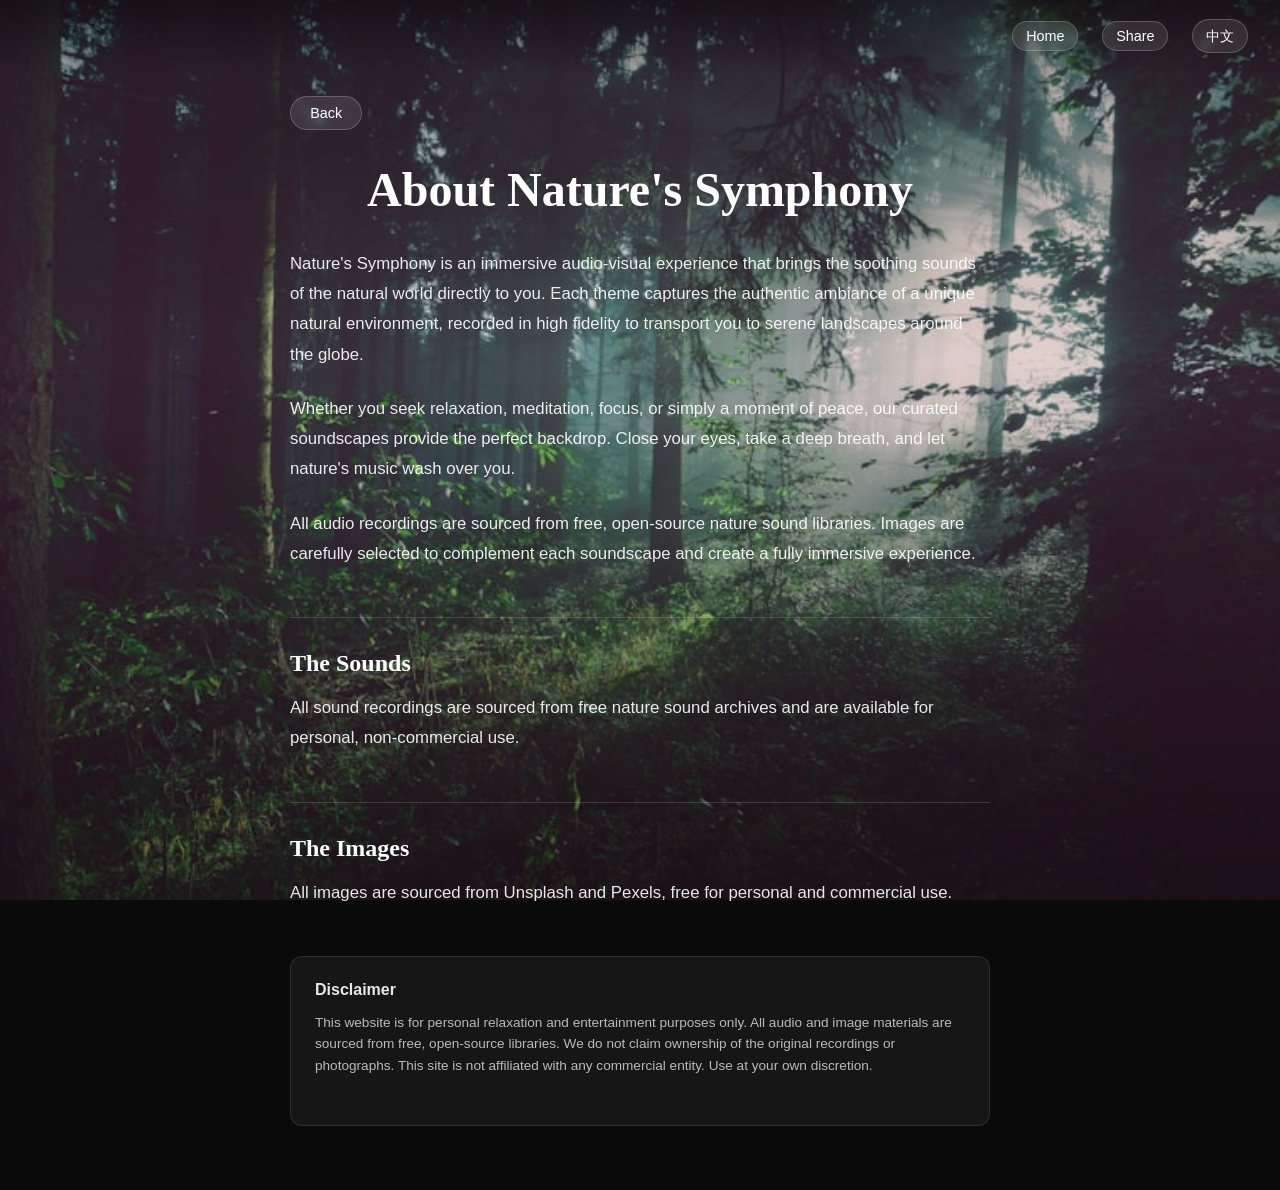
<file: nature/about.html>
<!DOCTYPE html>
<html lang="en">
<head>
  <meta charset="UTF-8">
  <meta name="viewport" content="width=device-width, initial-scale=1.0">
  <title>About - Nature's Symphony</title>
  <meta name="description" content="About Nature's Symphony - Listen to the Music of Nature">
  <link rel="stylesheet" href="css/style.css">
</head>
<body data-page="about">

  <!-- Background Slideshow -->
  <div class="bg-slideshow" id="bg-slideshow"></div>
  <div class="bg-overlay"></div>

  <!-- Navigation -->
  <nav class="nav">
    <div class="nav-links">
      <a href="index.html" data-i18n="nav_home">Home</a>
      <button data-share data-i18n="nav_share">Share</button>
      <button id="lang-switch">中文</button>
    </div>
  </nav>

  <!-- About Content -->
  <div class="about-page">
    <div class="about-container">
      <a href="javascript:history.back()" class="back-btn" data-i18n="back_prev">&larr; Back</a>
      <h1 data-i18n="about_title">About Nature's Symphony</h1>

      <p data-i18n="about_p1">Nature's Symphony is an immersive audio-visual experience that brings the soothing sounds of the natural world directly to you.</p>

      <p data-i18n="about_p2">Whether you seek relaxation, meditation, focus, or simply a moment of peace, our curated soundscapes provide the perfect backdrop.</p>

      <p data-i18n="about_p3">All audio recordings are sourced from free, open-source nature sound libraries.</p>

      <!-- The Sounds Section -->
      <div class="about-section">
        <h2 data-i18n="about_sounds">The Sounds</h2>
        <p data-i18n="about_sounds_desc">All sound recordings are sourced from free nature sound archives and are available for personal, non-commercial use.</p>
      </div>

      <!-- The Images Section -->
      <div class="about-section">
        <h2 data-i18n="about_images">The Images</h2>
        <p data-i18n="about_images_desc">All images are sourced from Unsplash and Pexels, free for personal and commercial use.</p>
      </div>

      <!-- Disclaimer -->
      <div class="disclaimer" id="disclaimer">
        <h3 data-i18n="disclaimer_title">Disclaimer</h3>
        <p data-i18n="disclaimer_text">This website is for personal relaxation and entertainment purposes only.</p>
      </div>
    </div>
  </div>

  <!-- Share Modal -->
  <div class="share-modal" id="share-modal">
    <div class="share-content">
      <div class="share-header">
        <h3 data-i18n="share_title">Share this page</h3>
        <button class="share-close" id="share-close">&times;</button>
      </div>
      <div class="share-link-area">
        <input type="text" class="share-url" id="share-url" readonly>
        <button class="share-copy-btn" id="share-copy" data-i18n="share_copy_link">Copy</button>
      </div>
      <div class="share-platforms">
        <button class="platform-btn" data-platform="twitter">
          <svg viewBox="0 0 24 24"><path d="M18.244 2.25h3.308l-7.227 8.26 8.502 11.24H16.17l-5.214-6.817L4.99 21.75H1.68l7.73-8.835L1.254 2.25H8.08l4.713 6.231zm-1.161 17.52h1.833L7.084 4.126H5.117z"/></svg>
          <span>Twitter / X</span>
        </button>
        <button class="platform-btn" data-platform="facebook">
          <svg viewBox="0 0 24 24"><path d="M24 12.073c0-6.627-5.373-12-12-12s-12 5.373-12 12c0 5.99 4.388 10.954 10.125 11.854v-8.385H7.078v-3.47h3.047V9.43c0-3.007 1.792-4.669 4.533-4.669 1.312 0 2.686.235 2.686.235v2.953H15.83c-1.491 0-1.956.925-1.956 1.874v2.25h3.328l-.532 3.47h-2.796v8.385C19.612 23.027 24 18.062 24 12.073z"/></svg>
          <span>Facebook</span>
        </button>
        <button class="platform-btn" data-platform="github">
          <svg viewBox="0 0 24 24"><path d="M12 .297c-6.63 0-12 5.373-12 12 0 5.303 3.438 9.8 8.205 11.385.6.113.82-.258.82-.577 0-.285-.01-1.04-.015-2.04-3.338.724-4.042-1.61-4.042-1.61C4.422 18.07 3.633 17.7 3.633 17.7c-1.087-.744.084-.729.084-.729 1.205.084 1.838 1.236 1.838 1.236 1.07 1.835 2.809 1.305 3.495.998.108-.776.417-1.305.76-1.605-2.665-.3-5.466-1.332-5.466-5.93 0-1.31.465-2.38 1.235-3.22-.135-.303-.54-1.523.105-3.176 0 0 1.005-.322 3.3 1.23.96-.267 1.98-.399 3-.405 1.02.006 2.04.138 3 .405 2.28-1.552 3.285-1.23 3.285-1.23.645 1.653.24 2.873.12 3.176.765.84 1.23 1.91 1.23 3.22 0 4.61-2.805 5.625-5.475 5.92.42.36.81 1.096.81 2.22 0 1.606-.015 2.896-.015 3.286 0 .315.21.69.825.57C20.565 22.092 24 17.592 24 12.297c0-6.627-5.373-12-12-12"/></svg>
          <span>GitHub</span>
        </button>
        <button class="platform-btn" data-platform="telegram">
          <svg viewBox="0 0 24 24"><path d="M11.944 0A12 12 0 0 0 0 12a12 12 0 0 0 12 12 12 12 0 0 0 12-12A12 12 0 0 0 12 0a12 12 0 0 0-.056 0zm4.962 7.224c.1-.002.321.023.465.14a.506.506 0 0 1 .171.325c.016.093.036.306.02.472-.18 1.898-.962 6.502-1.36 8.627-.168.9-.499 1.201-.82 1.23-.696.065-1.225-.46-1.9-.902-1.056-.693-1.653-1.124-2.678-1.8-1.185-.78-.417-1.21.258-1.91.177-.184 3.247-2.977 3.307-3.23.007-.032.014-.15-.056-.212s-.174-.041-.249-.024c-.106.024-1.793 1.14-5.061 3.345-.48.33-.913.49-1.302.48-.428-.008-1.252-.241-1.865-.44-.752-.245-1.349-.374-1.297-.789.027-.216.325-.437.893-.663 3.498-1.524 5.83-2.529 6.998-3.014 3.332-1.386 4.025-1.627 4.476-1.635z"/></svg>
          <span>Telegram</span>
        </button>
        <button class="platform-btn" data-platform="whatsapp">
          <svg viewBox="0 0 24 24"><path d="M17.472 14.382c-.297-.149-1.758-.867-2.03-.967-.273-.099-.471-.148-.67.15-.197.297-.767.966-.94 1.164-.173.199-.347.223-.644.075-.297-.15-1.255-.463-2.39-1.475-.883-.788-1.48-1.761-1.653-2.059-.173-.297-.018-.458.13-.606.134-.133.298-.347.446-.52.149-.174.198-.298.298-.497.099-.198.05-.371-.025-.52-.075-.149-.669-1.612-.916-2.207-.242-.579-.487-.5-.669-.51-.173-.008-.371-.01-.57-.01-.198 0-.52.074-.792.372-.272.297-1.04 1.016-1.04 2.479 0 1.462 1.065 2.875 1.213 3.074.149.198 2.096 3.2 5.077 4.487.709.306 1.262.489 1.694.625.712.227 1.36.195 1.871.118.571-.085 1.758-.719 2.006-1.413.248-.694.248-1.289.173-1.413-.074-.124-.272-.198-.57-.347m-5.421 7.403h-.004a9.87 9.87 0 0 1-5.031-1.378l-.361-.214-3.741.982.998-3.648-.235-.374a9.86 9.86 0 0 1-1.51-5.26c.001-5.45 4.436-9.884 9.888-9.884 2.64 0 5.122 1.03 6.988 2.898a9.825 9.825 0 0 1 2.893 6.994c-.003 5.45-4.437 9.884-9.885 9.884m8.413-18.297A11.815 11.815 0 0 0 12.05 0C5.495 0 .16 5.335.157 11.892c0 2.096.547 4.142 1.588 5.945L.057 24l6.305-1.654a11.882 11.882 0 0 0 5.683 1.448h.005c6.554 0 11.89-5.335 11.893-11.893a11.821 11.821 0 0 0-3.48-8.413z"/></svg>
          <span>WhatsApp</span>
        </button>
        <button class="platform-btn" data-platform="linkedin">
          <svg viewBox="0 0 24 24"><path d="M20.447 20.452h-3.554v-5.569c0-1.328-.027-3.037-1.852-3.037-1.853 0-2.136 1.445-2.136 2.939v5.667H9.351V9h3.414v1.561h.046c.477-.9 1.637-1.85 3.37-1.85 3.601 0 4.267 2.37 4.267 5.455v6.286zM5.337 7.433c-1.144 0-2.063-.926-2.063-2.065 0-1.138.92-2.063 2.063-2.063 1.14 0 2.064.925 2.064 2.063 0 1.139-.925 2.065-2.064 2.065zm1.782 13.019H3.555V9h3.564v11.452zM22.225 0H1.771C.792 0 0 .774 0 1.729v20.542C0 23.227.792 24 1.771 24h20.451C23.2 24 24 23.227 24 22.271V1.729C24 .774 23.2 0 22.222 0h.003z"/></svg>
          <span>LinkedIn</span>
        </button>
        <button class="platform-btn" data-platform="reddit">
          <svg viewBox="0 0 24 24"><path d="M12 0A12 12 0 0 0 0 12a12 12 0 0 0 12 12 12 12 0 0 0 12-12A12 12 0 0 0 12 0zm5.01 4.744c.688 0 1.25.561 1.25 1.249a1.25 1.25 0 0 1-2.498.056l-2.597-.547-.8 3.747c1.824.07 3.48.632 4.674 1.488.308-.309.73-.491 1.207-.491.968 0 1.754.786 1.754 1.754 0 .716-.435 1.333-1.01 1.614a3.111 3.111 0 0 1 .042.52c0 2.694-3.13 4.87-7.004 4.87-3.874 0-7.004-2.176-7.004-4.87 0-.183.015-.366.043-.534A1.748 1.748 0 0 1 4.028 12c0-.968.786-1.754 1.754-1.754.463 0 .898.196 1.207.49 1.207-.883 2.878-1.43 4.744-1.487l.885-4.182a.342.342 0 0 1 .14-.197.35.35 0 0 1 .238-.042l2.906.617a1.214 1.214 0 0 1 1.108-.701zM9.25 12C8.561 12 8 12.562 8 13.25c0 .687.561 1.248 1.25 1.248.687 0 1.248-.561 1.248-1.249 0-.688-.561-1.249-1.249-1.249zm5.5 0c-.687 0-1.248.561-1.248 1.25 0 .687.561 1.248 1.249 1.248.688 0 1.249-.561 1.249-1.249 0-.687-.562-1.249-1.25-1.249zm-5.466 3.99a.327.327 0 0 0-.231.094.33.33 0 0 0 0 .463c.842.842 2.484.913 2.961.913.477 0 2.105-.056 2.961-.913a.361.361 0 0 0 .029-.463.33.33 0 0 0-.464 0c-.547.533-1.684.73-2.512.73-.828 0-1.979-.196-2.512-.73a.326.326 0 0 0-.232-.095z"/></svg>
          <span>Reddit</span>
        </button>
        <button class="platform-btn" data-platform="weibo">
          <svg viewBox="0 0 24 24"><path d="M10.098 20.323c-3.977.391-7.414-1.406-7.672-4.02-.259-2.609 2.759-5.047 6.74-5.441 3.979-.394 7.413 1.404 7.671 4.018.259 2.6-2.759 5.049-6.737 5.439l-.002.004zM9.05 17.219c-.384.616-1.208.884-1.829.602-.612-.279-.793-.991-.406-1.593.379-.595 1.176-.861 1.793-.601.622.263.82.972.442 1.592zm1.27-1.627c-.141.237-.449.353-.689.253-.236-.09-.312-.361-.177-.586.138-.227.436-.346.672-.24.239.09.315.36.18.601l.014-.028zm.176-2.719c-1.893-.493-4.033.45-4.857 2.118-.836 1.704-.026 3.591 1.886 4.21 1.983.64 4.318-.341 5.132-2.145.8-1.752-.145-3.658-2.161-4.183zm7.563-1.224c-.346-.105-.57-.18-.405-.615.375-.977.42-1.804 0-2.404-.781-1.112-2.915-1.053-5.364-.03 0 0-.766.331-.571-.271.376-1.217.315-2.224-.27-2.809-1.338-1.337-4.869.045-7.888 3.08C1.309 10.87 0 13.273 0 15.348c0 3.981 5.099 6.395 10.086 6.395 6.536 0 10.888-3.801 10.888-6.82 0-1.822-1.547-2.854-2.915-3.284v.01zm1.886-5.892c-1.087-1.213-2.686-1.684-4.209-1.44l-.013.002c-.371.063-.617.41-.554.782.063.372.41.618.782.554 1.106-.177 2.269.164 3.06 1.044.789.881 1.05 2.068.803 3.149-.075.364.157.727.527.801.355.075.72-.157.801-.527.342-1.492-.015-3.139-1.197-4.365v.004zm2.418-2.195C20.641 1.544 18.119.793 15.783 1.168l-.014.003c-.466.079-.779.516-.7.982.078.466.515.779.982.7 1.728-.278 3.596.278 4.903 1.742 1.306 1.464 1.699 3.379 1.285 5.067-.109.456.172.914.629 1.024.458.109.914-.172 1.024-.629h.002c.561-2.278.032-4.88-1.732-6.618l.001.003z"/></svg>
          <span data-i18n="share_weibo">Weibo</span>
        </button>
        <button class="platform-btn" data-platform="email">
          <svg viewBox="0 0 24 24"><path d="M1.5 8.67v8.58a3 3 0 0 0 3 3h15a3 3 0 0 0 3-3V8.67l-8.928 5.493a3 3 0 0 1-3.144 0L1.5 8.67z"/><path d="M22.5 6.908V6.75a3 3 0 0 0-3-3h-15a3 3 0 0 0-3 3v.158l9.714 5.978a1.5 1.5 0 0 0 1.572 0L22.5 6.908z"/></svg>
          <span data-i18n="share_email">Email</span>
        </button>
      </div>
    </div>
  </div>

  <!-- Scripts -->
  <script src="data/conf.js"></script>
  <script src="data/i18n-data.js"></script>
  <script src="js/i18n.js"></script>
  <script src="js/player.js"></script>
  <script src="js/share.js"></script>
  <script src="js/main.js"></script>
</body>
</html>
</file>
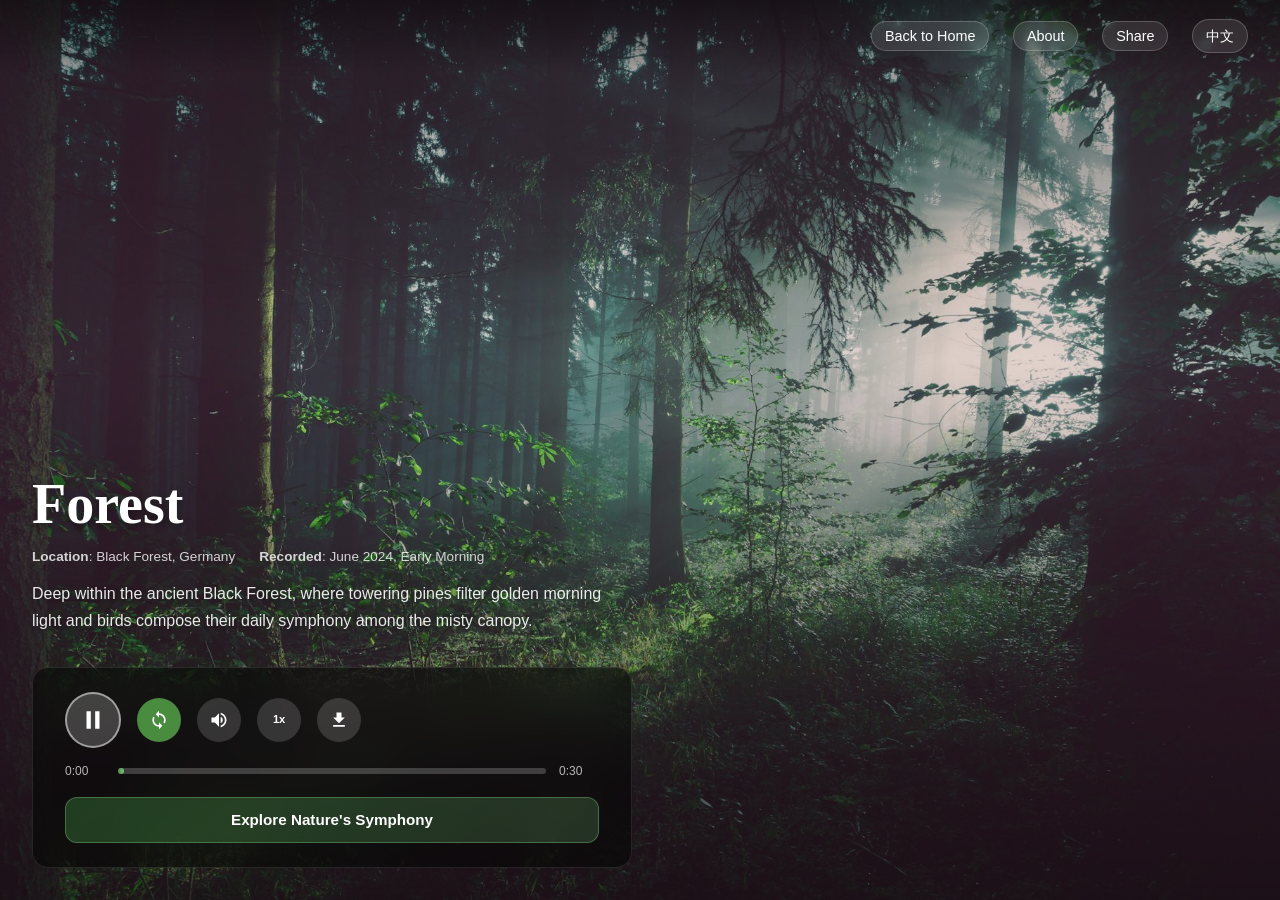
<file: nature/theme.html>
<!DOCTYPE html>
<html lang="en">
<head>
  <meta charset="UTF-8">
  <meta name="viewport" content="width=device-width, initial-scale=1.0">
  <title>Nature's Symphony - Theme</title>
  <meta name="description" content="Immersive nature soundscape experience">
  <link rel="stylesheet" href="css/style.css">
</head>
<body data-page="theme">

  <!-- Background Slideshow -->
  <div class="bg-slideshow" id="bg-slideshow"></div>
  <div class="bg-overlay"></div>

  <!-- Navigation -->
  <nav class="nav">
    <div class="nav-links">
      <a href="index.html" data-i18n="back_home">Back to Home</a>
      <a href="about.html" data-i18n="nav_about">About</a>
      <button data-share data-i18n="nav_share">Share</button>
      <button id="lang-switch">中文</button>
    </div>
  </nav>

  <!-- Theme Content -->
  <div class="theme-page">
    <!-- Theme Info -->
    <div class="theme-info">
      <h1 id="theme-title">Forest</h1>
      <div class="meta">
        <span><strong data-i18n="location">Location</strong>: <span id="theme-location"></span></span>
        <span><strong data-i18n="time">Recorded</strong>: <span id="theme-time"></span></span>
      </div>
      <p class="description" id="theme-desc"></p>
    </div>

    <!-- Audio Player -->
    <div class="player">
      <div class="player-controls">
        <!-- Play/Pause -->
        <button class="player-btn primary" id="btn-play" title="Play">
          <svg viewBox="0 0 24 24"><path d="M8 5v14l11-7z"/></svg>
        </button>

        <!-- Loop -->
        <button class="player-btn active" id="btn-loop" data-i18n-title="player_loop" title="Loop">
          <svg viewBox="0 0 24 24"><path d="M12 4V1L8 5l4 4V6c3.31 0 6 2.69 6 6 0 1.01-.25 1.97-.7 2.8l1.46 1.46C19.54 15.03 20 13.57 20 12c0-4.42-3.58-8-8-8zm0 14c-3.31 0-6-2.69-6-6 0-1.01.25-1.97.7-2.8L5.24 7.74C4.46 8.97 4 10.43 4 12c0 4.42 3.58 8 8 8v3l4-4-4-4v3z"/></svg>
        </button>

        <!-- Mute -->
        <button class="player-btn" id="btn-mute" data-i18n-title="player_mute" title="Mute">
          <svg viewBox="0 0 24 24" class="icon-volume"><path d="M3 9v6h4l5 5V4L7 9H3zm13.5 3c0-1.77-1.02-3.29-2.5-4.03v8.05c1.48-.73 2.5-2.25 2.5-4.02zM14 3.23v2.06c2.89.86 5 3.54 5 6.71s-2.11 5.85-5 6.71v2.06c4.01-.91 7-4.49 7-8.77s-2.99-7.86-7-8.77z"/></svg>
          <svg viewBox="0 0 24 24" class="icon-muted" style="display:none"><path d="M16.5 12c0-1.77-1.02-3.29-2.5-4.03v2.21l2.45 2.45c.03-.2.05-.41.05-.63zm2.5 0c0 .94-.2 1.82-.54 2.64l1.51 1.51C20.63 14.91 21 13.5 21 12c0-4.28-2.99-7.86-7-8.77v2.06c2.89.86 5 3.54 5 6.71zM4.27 3L3 4.27 7.73 9H3v6h4l5 5v-6.73l4.25 4.25c-.67.52-1.42.93-2.25 1.18v2.06c1.38-.31 2.63-.95 3.69-1.81L19.73 21 21 19.73l-9-9L4.27 3zM12 4L9.91 6.09 12 8.18V4z"/></svg>
        </button>

        <!-- Speed -->
        <button class="player-btn speed-btn" id="btn-speed" data-i18n-title="player_speed" title="Speed">
          <span class="speed-label">1x</span>
        </button>

        <!-- Download -->
        <button class="player-btn" id="btn-download" data-i18n-title="player_download" title="Download">
          <svg viewBox="0 0 24 24"><path d="M19 9h-4V3H9v6H5l7 7 7-7zM5 18v2h14v-2H5z"/></svg>
        </button>
      </div>

      <!-- Progress Bar -->
      <div class="progress-container">
        <span class="progress-time" id="current-time">0:00</span>
        <div class="progress-bar" id="progress-bar">
          <div class="progress-fill" id="progress-fill" style="width: 0%"></div>
        </div>
        <span class="progress-time" id="duration-time">0:00</span>
      </div>

      <!-- Next Random (Independent Button) -->
      <button class="btn-next-random" id="btn-next" data-i18n="player_next">
        <svg viewBox="0 0 24 24"><path d="M10.59 9.17L5.41 4 4 5.41l5.17 5.17 1.42-1.41zM14.5 4l2.04 2.04L4 18.59 5.41 20 17.96 7.46 20 9.5V4h-5.5zm.33 9.41l-1.41 1.41 3.13 3.13L14.5 20H20v-5.5l-2.04 2.04-3.13-3.13z"/></svg>
        <span data-i18n="player_next">Explore Nature's Symphony</span>
      </button>
    </div>
  </div>

  <!-- Share Modal -->
  <div class="share-modal" id="share-modal">
    <div class="share-content">
      <div class="share-header">
        <h3 data-i18n="share_title">Share this page</h3>
        <button class="share-close" id="share-close">&times;</button>
      </div>
      <div class="share-link-area">
        <input type="text" class="share-url" id="share-url" readonly>
        <button class="share-copy-btn" id="share-copy" data-i18n="share_copy_link">Copy</button>
      </div>
      <div class="share-platforms">
        <button class="platform-btn" data-platform="twitter">
          <svg viewBox="0 0 24 24"><path d="M18.244 2.25h3.308l-7.227 8.26 8.502 11.24H16.17l-5.214-6.817L4.99 21.75H1.68l7.73-8.835L1.254 2.25H8.08l4.713 6.231zm-1.161 17.52h1.833L7.084 4.126H5.117z"/></svg>
          <span>Twitter / X</span>
        </button>
        <button class="platform-btn" data-platform="facebook">
          <svg viewBox="0 0 24 24"><path d="M24 12.073c0-6.627-5.373-12-12-12s-12 5.373-12 12c0 5.99 4.388 10.954 10.125 11.854v-8.385H7.078v-3.47h3.047V9.43c0-3.007 1.792-4.669 4.533-4.669 1.312 0 2.686.235 2.686.235v2.953H15.83c-1.491 0-1.956.925-1.956 1.874v2.25h3.328l-.532 3.47h-2.796v8.385C19.612 23.027 24 18.062 24 12.073z"/></svg>
          <span>Facebook</span>
        </button>
        <button class="platform-btn" data-platform="github">
          <svg viewBox="0 0 24 24"><path d="M12 .297c-6.63 0-12 5.373-12 12 0 5.303 3.438 9.8 8.205 11.385.6.113.82-.258.82-.577 0-.285-.01-1.04-.015-2.04-3.338.724-4.042-1.61-4.042-1.61C4.422 18.07 3.633 17.7 3.633 17.7c-1.087-.744.084-.729.084-.729 1.205.084 1.838 1.236 1.838 1.236 1.07 1.835 2.809 1.305 3.495.998.108-.776.417-1.305.76-1.605-2.665-.3-5.466-1.332-5.466-5.93 0-1.31.465-2.38 1.235-3.22-.135-.303-.54-1.523.105-3.176 0 0 1.005-.322 3.3 1.23.96-.267 1.98-.399 3-.405 1.02.006 2.04.138 3 .405 2.28-1.552 3.285-1.23 3.285-1.23.645 1.653.24 2.873.12 3.176.765.84 1.23 1.91 1.23 3.22 0 4.61-2.805 5.625-5.475 5.92.42.36.81 1.096.81 2.22 0 1.606-.015 2.896-.015 3.286 0 .315.21.69.825.57C20.565 22.092 24 17.592 24 12.297c0-6.627-5.373-12-12-12"/></svg>
          <span>GitHub</span>
        </button>
        <button class="platform-btn" data-platform="telegram">
          <svg viewBox="0 0 24 24"><path d="M11.944 0A12 12 0 0 0 0 12a12 12 0 0 0 12 12 12 12 0 0 0 12-12A12 12 0 0 0 12 0a12 12 0 0 0-.056 0zm4.962 7.224c.1-.002.321.023.465.14a.506.506 0 0 1 .171.325c.016.093.036.306.02.472-.18 1.898-.962 6.502-1.36 8.627-.168.9-.499 1.201-.82 1.23-.696.065-1.225-.46-1.9-.902-1.056-.693-1.653-1.124-2.678-1.8-1.185-.78-.417-1.21.258-1.91.177-.184 3.247-2.977 3.307-3.23.007-.032.014-.15-.056-.212s-.174-.041-.249-.024c-.106.024-1.793 1.14-5.061 3.345-.48.33-.913.49-1.302.48-.428-.008-1.252-.241-1.865-.44-.752-.245-1.349-.374-1.297-.789.027-.216.325-.437.893-.663 3.498-1.524 5.83-2.529 6.998-3.014 3.332-1.386 4.025-1.627 4.476-1.635z"/></svg>
          <span>Telegram</span>
        </button>
        <button class="platform-btn" data-platform="whatsapp">
          <svg viewBox="0 0 24 24"><path d="M17.472 14.382c-.297-.149-1.758-.867-2.03-.967-.273-.099-.471-.148-.67.15-.197.297-.767.966-.94 1.164-.173.199-.347.223-.644.075-.297-.15-1.255-.463-2.39-1.475-.883-.788-1.48-1.761-1.653-2.059-.173-.297-.018-.458.13-.606.134-.133.298-.347.446-.52.149-.174.198-.298.298-.497.099-.198.05-.371-.025-.52-.075-.149-.669-1.612-.916-2.207-.242-.579-.487-.5-.669-.51-.173-.008-.371-.01-.57-.01-.198 0-.52.074-.792.372-.272.297-1.04 1.016-1.04 2.479 0 1.462 1.065 2.875 1.213 3.074.149.198 2.096 3.2 5.077 4.487.709.306 1.262.489 1.694.625.712.227 1.36.195 1.871.118.571-.085 1.758-.719 2.006-1.413.248-.694.248-1.289.173-1.413-.074-.124-.272-.198-.57-.347m-5.421 7.403h-.004a9.87 9.87 0 0 1-5.031-1.378l-.361-.214-3.741.982.998-3.648-.235-.374a9.86 9.86 0 0 1-1.51-5.26c.001-5.45 4.436-9.884 9.888-9.884 2.64 0 5.122 1.03 6.988 2.898a9.825 9.825 0 0 1 2.893 6.994c-.003 5.45-4.437 9.884-9.885 9.884m8.413-18.297A11.815 11.815 0 0 0 12.05 0C5.495 0 .16 5.335.157 11.892c0 2.096.547 4.142 1.588 5.945L.057 24l6.305-1.654a11.882 11.882 0 0 0 5.683 1.448h.005c6.554 0 11.89-5.335 11.893-11.893a11.821 11.821 0 0 0-3.48-8.413z"/></svg>
          <span>WhatsApp</span>
        </button>
        <button class="platform-btn" data-platform="linkedin">
          <svg viewBox="0 0 24 24"><path d="M20.447 20.452h-3.554v-5.569c0-1.328-.027-3.037-1.852-3.037-1.853 0-2.136 1.445-2.136 2.939v5.667H9.351V9h3.414v1.561h.046c.477-.9 1.637-1.85 3.37-1.85 3.601 0 4.267 2.37 4.267 5.455v6.286zM5.337 7.433c-1.144 0-2.063-.926-2.063-2.065 0-1.138.92-2.063 2.063-2.063 1.14 0 2.064.925 2.064 2.063 0 1.139-.925 2.065-2.064 2.065zm1.782 13.019H3.555V9h3.564v11.452zM22.225 0H1.771C.792 0 0 .774 0 1.729v20.542C0 23.227.792 24 1.771 24h20.451C23.2 24 24 23.227 24 22.271V1.729C24 .774 23.2 0 22.222 0h.003z"/></svg>
          <span>LinkedIn</span>
        </button>
        <button class="platform-btn" data-platform="reddit">
          <svg viewBox="0 0 24 24"><path d="M12 0A12 12 0 0 0 0 12a12 12 0 0 0 12 12 12 12 0 0 0 12-12A12 12 0 0 0 12 0zm5.01 4.744c.688 0 1.25.561 1.25 1.249a1.25 1.25 0 0 1-2.498.056l-2.597-.547-.8 3.747c1.824.07 3.48.632 4.674 1.488.308-.309.73-.491 1.207-.491.968 0 1.754.786 1.754 1.754 0 .716-.435 1.333-1.01 1.614a3.111 3.111 0 0 1 .042.52c0 2.694-3.13 4.87-7.004 4.87-3.874 0-7.004-2.176-7.004-4.87 0-.183.015-.366.043-.534A1.748 1.748 0 0 1 4.028 12c0-.968.786-1.754 1.754-1.754.463 0 .898.196 1.207.49 1.207-.883 2.878-1.43 4.744-1.487l.885-4.182a.342.342 0 0 1 .14-.197.35.35 0 0 1 .238-.042l2.906.617a1.214 1.214 0 0 1 1.108-.701zM9.25 12C8.561 12 8 12.562 8 13.25c0 .687.561 1.248 1.25 1.248.687 0 1.248-.561 1.248-1.249 0-.688-.561-1.249-1.249-1.249zm5.5 0c-.687 0-1.248.561-1.248 1.25 0 .687.561 1.248 1.249 1.248.688 0 1.249-.561 1.249-1.249 0-.687-.562-1.249-1.25-1.249zm-5.466 3.99a.327.327 0 0 0-.231.094.33.33 0 0 0 0 .463c.842.842 2.484.913 2.961.913.477 0 2.105-.056 2.961-.913a.361.361 0 0 0 .029-.463.33.33 0 0 0-.464 0c-.547.533-1.684.73-2.512.73-.828 0-1.979-.196-2.512-.73a.326.326 0 0 0-.232-.095z"/></svg>
          <span>Reddit</span>
        </button>
        <button class="platform-btn" data-platform="weibo">
          <svg viewBox="0 0 24 24"><path d="M10.098 20.323c-3.977.391-7.414-1.406-7.672-4.02-.259-2.609 2.759-5.047 6.74-5.441 3.979-.394 7.413 1.404 7.671 4.018.259 2.6-2.759 5.049-6.737 5.439l-.002.004zM9.05 17.219c-.384.616-1.208.884-1.829.602-.612-.279-.793-.991-.406-1.593.379-.595 1.176-.861 1.793-.601.622.263.82.972.442 1.592zm1.27-1.627c-.141.237-.449.353-.689.253-.236-.09-.312-.361-.177-.586.138-.227.436-.346.672-.24.239.09.315.36.18.601l.014-.028zm.176-2.719c-1.893-.493-4.033.45-4.857 2.118-.836 1.704-.026 3.591 1.886 4.21 1.983.64 4.318-.341 5.132-2.145.8-1.752-.145-3.658-2.161-4.183zm7.563-1.224c-.346-.105-.57-.18-.405-.615.375-.977.42-1.804 0-2.404-.781-1.112-2.915-1.053-5.364-.03 0 0-.766.331-.571-.271.376-1.217.315-2.224-.27-2.809-1.338-1.337-4.869.045-7.888 3.08C1.309 10.87 0 13.273 0 15.348c0 3.981 5.099 6.395 10.086 6.395 6.536 0 10.888-3.801 10.888-6.82 0-1.822-1.547-2.854-2.915-3.284v.01zm1.886-5.892c-1.087-1.213-2.686-1.684-4.209-1.44l-.013.002c-.371.063-.617.41-.554.782.063.372.41.618.782.554 1.106-.177 2.269.164 3.06 1.044.789.881 1.05 2.068.803 3.149-.075.364.157.727.527.801.355.075.72-.157.801-.527.342-1.492-.015-3.139-1.197-4.365v.004zm2.418-2.195C20.641 1.544 18.119.793 15.783 1.168l-.014.003c-.466.079-.779.516-.7.982.078.466.515.779.982.7 1.728-.278 3.596.278 4.903 1.742 1.306 1.464 1.699 3.379 1.285 5.067-.109.456.172.914.629 1.024.458.109.914-.172 1.024-.629h.002c.561-2.278.032-4.88-1.732-6.618l.001.003z"/></svg>
          <span data-i18n="share_weibo">Weibo</span>
        </button>
        <button class="platform-btn" data-platform="email">
          <svg viewBox="0 0 24 24"><path d="M1.5 8.67v8.58a3 3 0 0 0 3 3h15a3 3 0 0 0 3-3V8.67l-8.928 5.493a3 3 0 0 1-3.144 0L1.5 8.67z"/><path d="M22.5 6.908V6.75a3 3 0 0 0-3-3h-15a3 3 0 0 0-3 3v.158l9.714 5.978a1.5 1.5 0 0 0 1.572 0L22.5 6.908z"/></svg>
          <span data-i18n="share_email">Email</span>
        </button>
      </div>
    </div>
  </div>

  <!-- Scripts -->
  <script src="data/conf.js"></script>
  <script src="data/i18n-data.js"></script>
  <script src="js/i18n.js"></script>
  <script src="js/player.js"></script>
  <script src="js/share.js"></script>
  <script src="js/main.js"></script>
</body>
</html>
</file>
<file: nature/css/style.css>
/* Nature's Symphony - Main Stylesheet */
/* Inspired by tree.fm design aesthetics */

:root {
  --primary: #2d5a27;
  --primary-light: #4a8c3f;
  --accent: #e8f5e9;
  --text-light: #ffffff;
  --text-dark: #1a1a1a;
  --overlay-dark: rgba(0, 0, 0, 0.45);
  --overlay-gradient: linear-gradient(to bottom, rgba(0,0,0,0.3) 0%, rgba(0,0,0,0.1) 40%, rgba(0,0,0,0.5) 100%);
  --transition-smooth: all 0.4s cubic-bezier(0.25, 0.46, 0.45, 0.94);
  --font-main: 'Segoe UI', -apple-system, BlinkMacSystemFont, sans-serif;
  --font-display: Georgia, 'Times New Roman', serif;
}

* {
  margin: 0;
  padding: 0;
  box-sizing: border-box;
}

html {
  width: 100%;
  height: 100%;
  background: #0a0a0a;
}

body {
  width: 100%;
  min-height: 100%;
  font-family: var(--font-main);
  overflow-x: hidden;
  background: transparent;
  color: var(--text-light);
}

/* === Background Slideshow with Ken Burns Effect === */
.bg-slideshow {
  position: fixed;
  top: 0;
  left: 0;
  width: 100%;
  height: 100%;
  z-index: -2;
  pointer-events: none;
}

.bg-slideshow .slide {
  position: absolute;
  top: 0;
  left: 0;
  width: 100%;
  height: 100%;
  background-size: cover;
  background-position: center;
  background-repeat: no-repeat;
  opacity: 0;
  transition: opacity 2s ease-in-out;
}

.bg-slideshow .slide.active {
  opacity: 1;
  animation: kenburns 20s ease-in-out infinite alternate;
}

@keyframes kenburns {
  0% { transform: scale(1) translate(0, 0); }
  50% { transform: scale(1.08) translate(-1%, -1%); }
  100% { transform: scale(1.05) translate(1%, 0.5%); }
}

.bg-overlay {
  position: fixed;
  top: 0;
  left: 0;
  width: 100%;
  height: 100%;
  background: var(--overlay-gradient);
  z-index: -1;
}

/* === Navigation === */
.nav {
  position: fixed;
  top: 0;
  left: 0;
  width: 100%;
  padding: 1.2rem 2rem;
  display: flex;
  justify-content: space-between;
  align-items: center;
  z-index: 100;
  background: linear-gradient(to bottom, rgba(0,0,0,0.4), transparent);
  transition: var(--transition-smooth);
}

.nav-logo {
  font-family: var(--font-display);
  font-size: 1.4rem;
  color: var(--text-light);
  text-decoration: none;
  letter-spacing: 1px;
  text-shadow: 0 2px 4px rgba(0,0,0,0.3);
}

.nav-links {
  display: flex;
  gap: 1.5rem;
  align-items: center;
  margin-left: auto;
}

.nav-links a, .nav-links button {
  color: var(--text-light);
  text-decoration: none;
  font-size: 0.9rem;
  padding: 0.4rem 0.8rem;
  border-radius: 20px;
  transition: var(--transition-smooth);
  background: rgba(255,255,255,0.1);
  border: 1px solid rgba(255,255,255,0.2);
  cursor: pointer;
  backdrop-filter: blur(4px);
}

.nav-links a:hover, .nav-links button:hover {
  background: rgba(255,255,255,0.25);
  transform: translateY(-1px);
}

/* === Homepage === */
.hero {
  min-height: 100vh;
  display: flex;
  flex-direction: column;
  justify-content: center;
  align-items: center;
  text-align: center;
  padding: 2rem;
}

.hero-title-row {
  display: flex;
  align-items: baseline;
  justify-content: center;
  gap: 1rem;
  margin-bottom: 2.5rem;
  animation: fadeInUp 1s ease-out;
  flex-wrap: wrap;
}

.hero-title {
  font-family: var(--font-display);
  font-size: clamp(2.5rem, 6vw, 4.5rem);
  text-shadow: 0 4px 12px rgba(0,0,0,0.4);
}

.hero-subtitle {
  font-size: clamp(0.85rem, 1.8vw, 1.1rem);
  opacity: 0.75;
  font-weight: 300;
  text-shadow: 0 2px 6px rgba(0,0,0,0.3);
  letter-spacing: 0.05em;
}

.btn-concert {
  display: inline-flex;
  align-items: center;
  gap: 0.7rem;
  padding: 1.1rem 2.8rem;
  font-size: 1.1rem;
  font-weight: 600;
  letter-spacing: 0.02em;
  background: linear-gradient(135deg, rgba(76,175,80,0.35), rgba(123,198,126,0.2));
  border: 2px solid rgba(123,198,126,0.6);
  color: var(--text-light);
  border-radius: 50px;
  cursor: pointer;
  transition: all 0.4s cubic-bezier(0.4, 0, 0.2, 1);
  backdrop-filter: blur(10px);
  text-decoration: none;
  animation: fadeInUp 1s ease-out 0.4s both;
  position: relative;
  overflow: hidden;
}

.btn-concert::before {
  content: '';
  position: absolute;
  top: 0;
  left: -100%;
  width: 100%;
  height: 100%;
  background: linear-gradient(90deg, transparent, rgba(255,255,255,0.2), transparent);
  transition: left 0.6s ease;
}

.btn-concert::after {
  content: '';
  position: absolute;
  inset: -2px;
  border-radius: 50px;
  background: linear-gradient(135deg, rgba(123,198,126,0.6), rgba(76,175,80,0.3), rgba(123,198,126,0.6));
  z-index: -1;
  opacity: 0;
  transition: opacity 0.4s ease;
  filter: blur(12px);
}

.btn-concert:hover {
  background: linear-gradient(135deg, rgba(76,175,80,0.55), rgba(123,198,126,0.4));
  border-color: rgba(123,198,126,0.9);
  transform: translateY(-3px) scale(1.05);
  box-shadow: 0 12px 40px rgba(76,175,80,0.35), 0 0 20px rgba(123,198,126,0.2);
}

.btn-concert:hover::before {
  left: 100%;
}

.btn-concert:hover::after {
  opacity: 1;
}

.btn-concert:hover svg {
  transform: scale(1.2);
}

.btn-concert:active {
  transform: translateY(0) scale(0.97);
  box-shadow: 0 4px 15px rgba(76,175,80,0.25);
}

.btn-concert svg {
  width: 24px;
  height: 24px;
  transition: transform 0.3s ease;
}

@keyframes concertPulse {
  0% { box-shadow: 0 0 0 0 rgba(123,198,126,0.5); }
  70% { box-shadow: 0 0 0 18px rgba(123,198,126,0); }
  100% { box-shadow: 0 0 0 0 rgba(123,198,126,0); }
}

.btn-concert.clicked {
  animation: concertPulse 0.6s ease-out;
}

/* === Theme Cards Grid === */
.themes-section {
  padding: 4rem 2rem;
  max-width: 1200px;
  margin: 0 auto;
}

.themes-grid {
  display: grid;
  grid-template-columns: repeat(auto-fit, minmax(260px, 1fr));
  gap: 1.5rem;
}

.theme-card {
  position: relative;
  border-radius: 16px;
  overflow: hidden;
  aspect-ratio: 3/4;
  cursor: pointer;
  transition: var(--transition-smooth);
  text-decoration: none;
  color: var(--text-light);
}

.theme-card:hover {
  transform: translateY(-8px) scale(1.02);
  box-shadow: 0 20px 60px rgba(0,0,0,0.4);
}

.theme-card img {
  width: 100%;
  height: 100%;
  object-fit: cover;
  transition: transform 0.6s ease;
}

.theme-card:hover img {
  transform: scale(1.1);
}

.theme-card-overlay {
  position: absolute;
  bottom: 0;
  left: 0;
  right: 0;
  padding: 2rem 1.5rem;
  background: linear-gradient(to top, rgba(0,0,0,0.8), transparent);
}

.theme-card-title {
  font-family: var(--font-display);
  font-size: 1.5rem;
  margin-bottom: 0.4rem;
}

.theme-card-desc {
  font-size: 0.85rem;
  opacity: 0.85;
  line-height: 1.4;
  display: -webkit-box;
  -webkit-line-clamp: 3;
  -webkit-box-orient: vertical;
  overflow: hidden;
}

/* === Theme Player Page === */
.theme-page {
  min-height: 100vh;
  display: flex;
  flex-direction: column;
  justify-content: flex-end;
  padding: 2rem;
}

.theme-info {
  max-width: 600px;
  margin-bottom: 2rem;
  animation: fadeInUp 0.8s ease-out;
}

.theme-info h1 {
  font-family: var(--font-display);
  font-size: clamp(2rem, 5vw, 3.5rem);
  margin-bottom: 0.8rem;
  text-shadow: 0 3px 8px rgba(0,0,0,0.4);
}

.theme-info .meta {
  display: flex;
  gap: 1.5rem;
  font-size: 0.85rem;
  opacity: 0.8;
  margin-bottom: 1rem;
}

.theme-info .description {
  font-size: 1rem;
  line-height: 1.7;
  opacity: 0.9;
  text-shadow: 0 1px 4px rgba(0,0,0,0.3);
}

/* === Audio Player === */
.player {
  background: rgba(0, 0, 0, 0.5);
  backdrop-filter: blur(20px);
  border-radius: 16px;
  padding: 1.5rem 2rem;
  max-width: 600px;
  border: 1px solid rgba(255,255,255,0.1);
  animation: fadeInUp 0.8s ease-out 0.2s both;
}

.player-controls {
  display: flex;
  align-items: center;
  gap: 1rem;
  margin-bottom: 1rem;
}

.player-btn {
  width: 44px;
  height: 44px;
  border-radius: 50%;
  border: none;
  background: rgba(255,255,255,0.15);
  color: var(--text-light);
  cursor: pointer;
  display: flex;
  align-items: center;
  justify-content: center;
  transition: var(--transition-smooth);
}

.player-btn:hover {
  background: rgba(255,255,255,0.3);
  transform: scale(1.1);
}

.player-btn.primary {
  width: 56px;
  height: 56px;
  background: rgba(255,255,255,0.2);
  border: 2px solid rgba(255,255,255,0.5);
}

.player-btn.primary:hover {
  background: rgba(255,255,255,0.35);
}

.player-btn.active {
  background: var(--primary-light);
  border-color: var(--primary-light);
}

.player-btn svg {
  width: 20px;
  height: 20px;
  fill: currentColor;
}

.player-btn.primary svg {
  width: 26px;
  height: 26px;
}

/* Speed Button */
.speed-btn {
  position: relative;
}

.speed-label {
  font-size: 0.7rem;
  font-weight: 700;
  letter-spacing: -0.02em;
  line-height: 1;
}

/* Next Random Independent Button */
.btn-next-random {
  display: flex;
  align-items: center;
  justify-content: center;
  gap: 0.6rem;
  width: 100%;
  margin-top: 1.2rem;
  padding: 0.85rem 1.5rem;
  font-size: 0.95rem;
  font-weight: 600;
  color: var(--text-light);
  background: linear-gradient(135deg, rgba(76,175,80,0.3), rgba(123,198,126,0.2));
  border: 1px solid rgba(123,198,126,0.4);
  border-radius: 12px;
  cursor: pointer;
  transition: all 0.3s cubic-bezier(0.4, 0, 0.2, 1);
  position: relative;
  overflow: hidden;
}

.btn-next-random svg {
  width: 20px;
  height: 20px;
  fill: currentColor;
  transition: transform 0.3s ease;
}

.btn-next-random::before {
  content: '';
  position: absolute;
  inset: 0;
  background: radial-gradient(circle at var(--x, 50%) var(--y, 50%), rgba(255,255,255,0.25), transparent 60%);
  opacity: 0;
  transition: opacity 0.3s ease;
}

.btn-next-random:hover {
  transform: translateY(-2px) scale(1.02);
  background: linear-gradient(135deg, rgba(76,175,80,0.5), rgba(123,198,126,0.35));
  border-color: rgba(123,198,126,0.7);
  box-shadow: 0 8px 25px rgba(76,175,80,0.3), 0 0 15px rgba(123,198,126,0.15);
}

.btn-next-random:hover::before {
  opacity: 1;
}

.btn-next-random:hover svg {
  transform: rotate(180deg);
}

.btn-next-random:active {
  transform: translateY(0) scale(0.97);
  box-shadow: 0 2px 10px rgba(76,175,80,0.2);
}

.btn-next-random:active svg {
  transform: rotate(360deg);
}

@keyframes nextPulse {
  0% { box-shadow: 0 0 0 0 rgba(123,198,126,0.5); }
  70% { box-shadow: 0 0 0 12px rgba(123,198,126,0); }
  100% { box-shadow: 0 0 0 0 rgba(123,198,126,0); }
}

.btn-next-random.clicked {
  animation: nextPulse 0.5s ease-out;
}

/* Progress Bar */
.progress-container {
  display: flex;
  align-items: center;
  gap: 0.8rem;
}

.progress-time {
  font-size: 0.75rem;
  opacity: 0.7;
  min-width: 40px;
  font-variant-numeric: tabular-nums;
}

.progress-bar {
  flex: 1;
  height: 6px;
  background: rgba(255,255,255,0.2);
  border-radius: 3px;
  cursor: pointer;
  position: relative;
  transition: height 0.2s ease;
}

.progress-bar:hover {
  height: 10px;
}

.progress-fill {
  height: 100%;
  background: linear-gradient(90deg, var(--primary-light), #7bc67e);
  border-radius: 3px;
  position: relative;
  transition: width 0.1s linear;
}

.progress-fill::after {
  content: '';
  position: absolute;
  right: -5px;
  top: 50%;
  transform: translateY(-50%);
  width: 12px;
  height: 12px;
  background: #fff;
  border-radius: 50%;
  opacity: 0;
  transition: opacity 0.2s ease;
}

.progress-bar:hover .progress-fill::after {
  opacity: 1;
}

/* === About Page === */
.about-page {
  min-height: 100vh;
  overflow-y: auto;
  padding: 6rem 2rem 4rem;
}

.about-container {
  max-width: 700px;
  margin: 0 auto;
}

.back-btn {
  display: inline-flex;
  align-items: center;
  gap: 0.4rem;
  margin-bottom: 2rem;
  padding: 0.5rem 1.2rem;
  font-size: 0.9rem;
  color: var(--text-light);
  text-decoration: none;
  border-radius: 20px;
  background: rgba(255,255,255,0.1);
  border: 1px solid rgba(255,255,255,0.2);
  transition: var(--transition-smooth);
  backdrop-filter: blur(4px);
}

.back-btn:hover {
  background: rgba(255,255,255,0.2);
  transform: translateX(-3px);
}

.about-container h1 {
  font-family: var(--font-display);
  font-size: clamp(2rem, 5vw, 3rem);
  margin-bottom: 2rem;
  text-align: center;
}

.about-container p {
  font-size: 1.05rem;
  line-height: 1.8;
  margin-bottom: 1.5rem;
  opacity: 0.9;
}

.about-section {
  margin-top: 3rem;
  padding-top: 2rem;
  border-top: 1px solid rgba(255,255,255,0.15);
}

.about-section h2 {
  font-family: var(--font-display);
  font-size: 1.5rem;
  margin-bottom: 1rem;
}

/* === Disclaimer === */
.disclaimer {
  margin-top: 3rem;
  padding: 1.5rem;
  background: rgba(255,255,255,0.05);
  border-radius: 12px;
  border: 1px solid rgba(255,255,255,0.1);
}

.disclaimer h3 {
  font-size: 1rem;
  margin-bottom: 0.8rem;
  opacity: 0.9;
}

.disclaimer p {
  font-size: 0.85rem !important;
  opacity: 0.7 !important;
  line-height: 1.6 !important;
}

/* === Share Modal === */
.share-modal {
  position: fixed;
  top: 0;
  left: 0;
  width: 100%;
  height: 100%;
  background: rgba(0,0,0,0.7);
  display: none;
  align-items: center;
  justify-content: center;
  z-index: 1000;
  backdrop-filter: blur(6px);
}

.share-modal.active {
  display: flex;
}

.share-content {
  background: #1a1a2e;
  border-radius: 20px;
  padding: 1.8rem;
  max-width: 440px;
  width: 92%;
  border: 1px solid rgba(255,255,255,0.1);
  box-shadow: 0 24px 80px rgba(0,0,0,0.5);
  animation: fadeInUp 0.3s ease-out;
}

.share-header {
  display: flex;
  justify-content: space-between;
  align-items: center;
  margin-bottom: 1.2rem;
}

.share-header h3 {
  font-size: 1.15rem;
  font-weight: 600;
}

.share-close {
  width: 32px;
  height: 32px;
  display: flex;
  align-items: center;
  justify-content: center;
  background: rgba(255,255,255,0.1);
  border: none;
  color: var(--text-light);
  border-radius: 50%;
  cursor: pointer;
  font-size: 1.2rem;
  transition: var(--transition-smooth);
}

.share-close:hover {
  background: rgba(255,255,255,0.2);
  transform: rotate(90deg);
}

/* Link Copy Area */
.share-link-area {
  display: flex;
  gap: 0.5rem;
  margin-bottom: 1.4rem;
}

.share-url {
  flex: 1;
  padding: 0.6rem 0.9rem;
  border-radius: 8px;
  border: 1px solid rgba(255,255,255,0.15);
  background: rgba(255,255,255,0.06);
  color: var(--text-light);
  font-size: 0.8rem;
  outline: none;
  overflow: hidden;
  text-overflow: ellipsis;
  white-space: nowrap;
}

.share-url:focus {
  border-color: var(--primary-light);
}

.share-copy-btn {
  padding: 0.6rem 1rem;
  border-radius: 8px;
  border: none;
  background: var(--primary-light);
  color: #fff;
  font-size: 0.8rem;
  font-weight: 600;
  cursor: pointer;
  transition: var(--transition-smooth);
  white-space: nowrap;
}

.share-copy-btn:hover {
  background: #5da04f;
  transform: translateY(-1px);
}

.share-copy-btn.copied {
  background: #27ae60;
}

/* Social Platforms Grid */
.share-platforms {
  display: grid;
  grid-template-columns: repeat(3, 1fr);
  gap: 0.7rem;
}

.platform-btn {
  display: flex;
  flex-direction: column;
  align-items: center;
  gap: 0.4rem;
  padding: 0.8rem 0.4rem;
  border-radius: 12px;
  border: 1px solid rgba(255,255,255,0.08);
  background: rgba(255,255,255,0.05);
  color: var(--text-light);
  cursor: pointer;
  transition: var(--transition-smooth);
}

.platform-btn:hover {
  background: rgba(255,255,255,0.12);
  border-color: rgba(255,255,255,0.2);
  transform: translateY(-3px);
  box-shadow: 0 6px 20px rgba(0,0,0,0.3);
}

.platform-btn svg {
  width: 24px;
  height: 24px;
  fill: currentColor;
}

.platform-btn span {
  font-size: 0.68rem;
  opacity: 0.8;
  text-align: center;
  line-height: 1.2;
}

/* === Animations === */
@keyframes fadeInUp {
  from {
    opacity: 0;
    transform: translateY(30px);
  }
  to {
    opacity: 1;
    transform: translateY(0);
  }
}

@keyframes fadeIn {
  from { opacity: 0; }
  to { opacity: 1; }
}

@keyframes pulse {
  0%, 100% { transform: scale(1); }
  50% { transform: scale(1.05); }
}

/* === Footer === */
.footer {
  text-align: center;
  padding: 2rem;
  font-size: 0.8rem;
  opacity: 0.6;
}

/* === Responsive === */
@media (max-width: 768px) {
  .nav {
    padding: 1rem;
  }

  .nav-links {
    gap: 0.8rem;
  }

  .nav-links a, .nav-links button {
    font-size: 0.8rem;
    padding: 0.3rem 0.6rem;
  }

  .themes-grid {
    grid-template-columns: repeat(2, 1fr);
    gap: 1rem;
  }

  .theme-card {
    aspect-ratio: 2/3;
  }

  .player {
    padding: 1rem 1.2rem;
    max-width: 100%;
  }

  .theme-info .meta {
    flex-direction: column;
    gap: 0.3rem;
  }

  .hero-title {
    font-size: 2rem;
  }
}

@media (max-width: 480px) {
  .themes-grid {
    grid-template-columns: 1fr;
  }

  .theme-card {
    aspect-ratio: 16/10;
  }

  .player-controls {
    gap: 0.6rem;
  }

  .player-btn {
    width: 38px;
    height: 38px;
  }

  .player-btn.primary {
    width: 48px;
    height: 48px;
  }

  .btn-next-random {
    padding: 0.7rem 1rem;
    font-size: 0.85rem;
  }

  .speed-label {
    font-size: 0.6rem;
  }

  .share-platforms {
    grid-template-columns: repeat(3, 1fr);
    gap: 0.5rem;
  }

  .platform-btn {
    padding: 0.6rem 0.3rem;
  }

  .platform-btn svg {
    width: 20px;
    height: 20px;
  }
}

/* === Scrollbar === */
::-webkit-scrollbar {
  width: 6px;
}

::-webkit-scrollbar-track {
  background: transparent;
}

::-webkit-scrollbar-thumb {
  background: rgba(255,255,255,0.2);
  border-radius: 3px;
}

::-webkit-scrollbar-thumb:hover {
  background: rgba(255,255,255,0.4);
}
</file>
